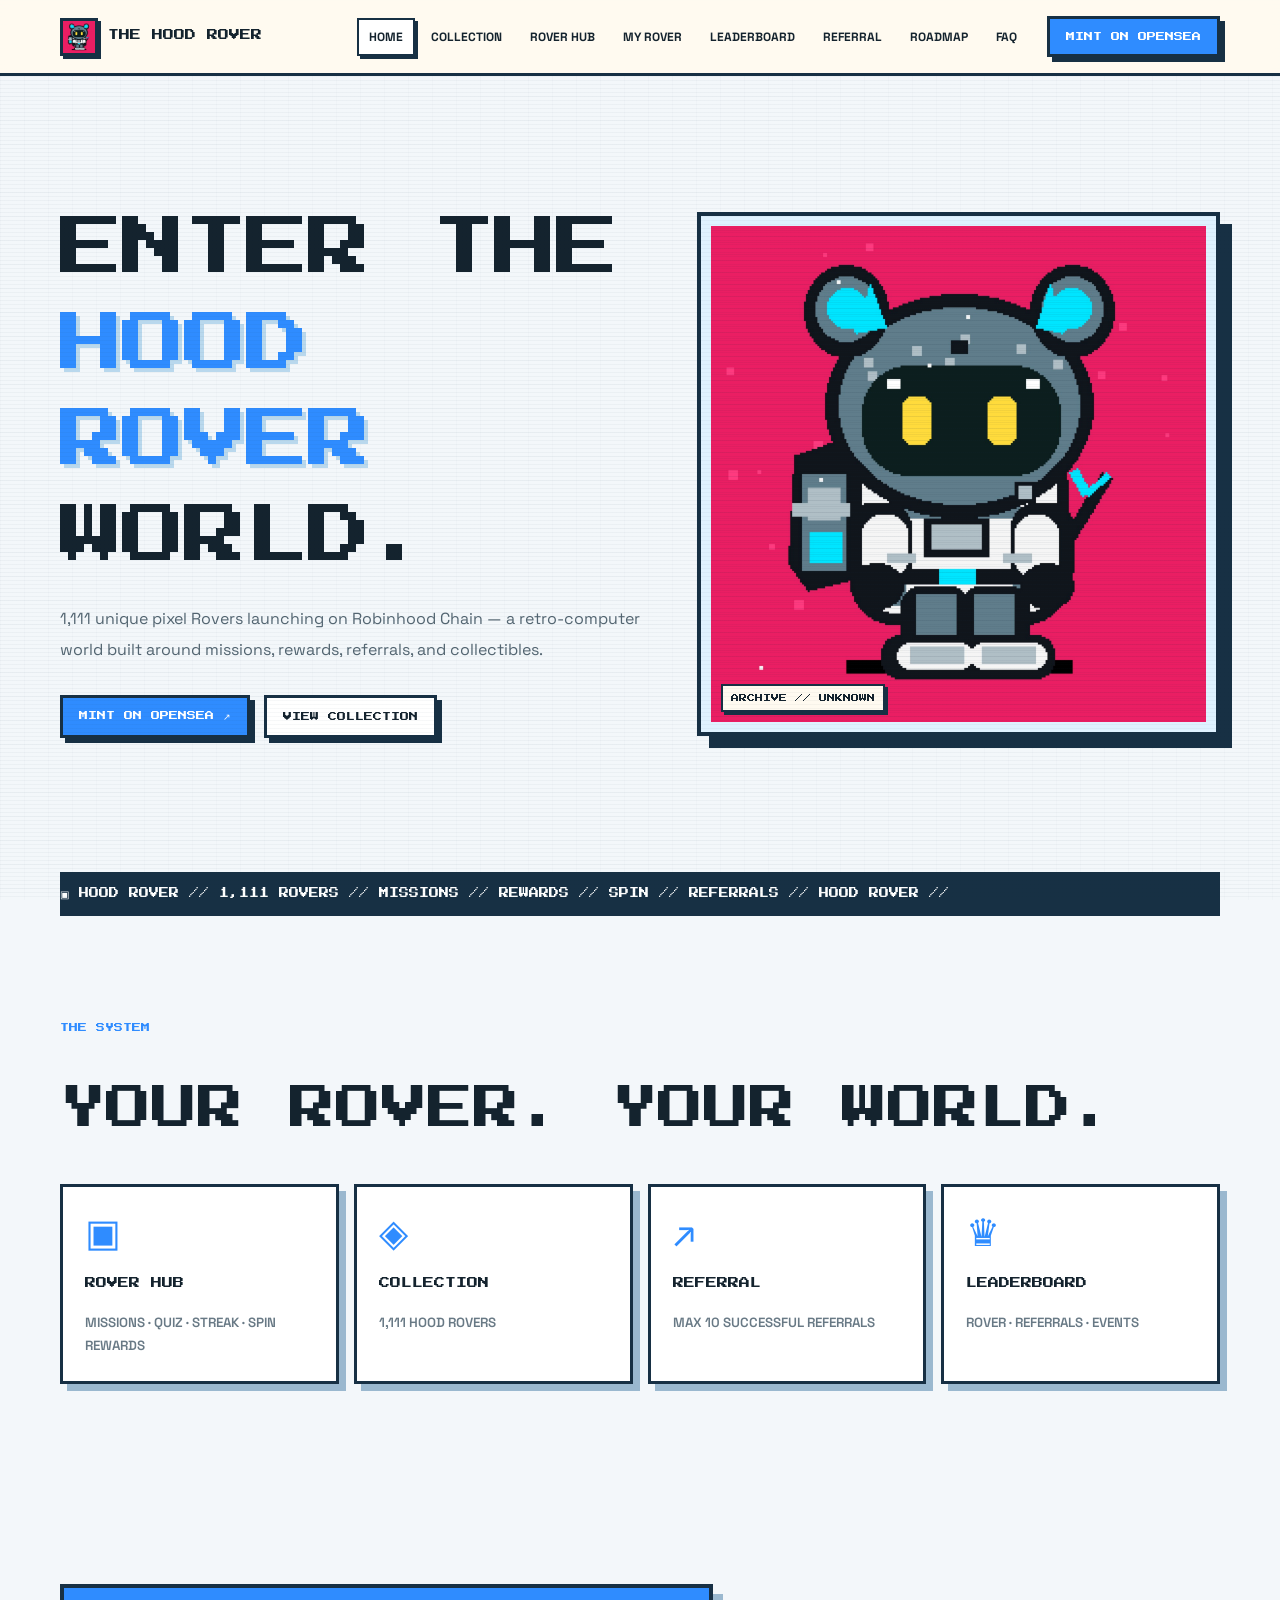
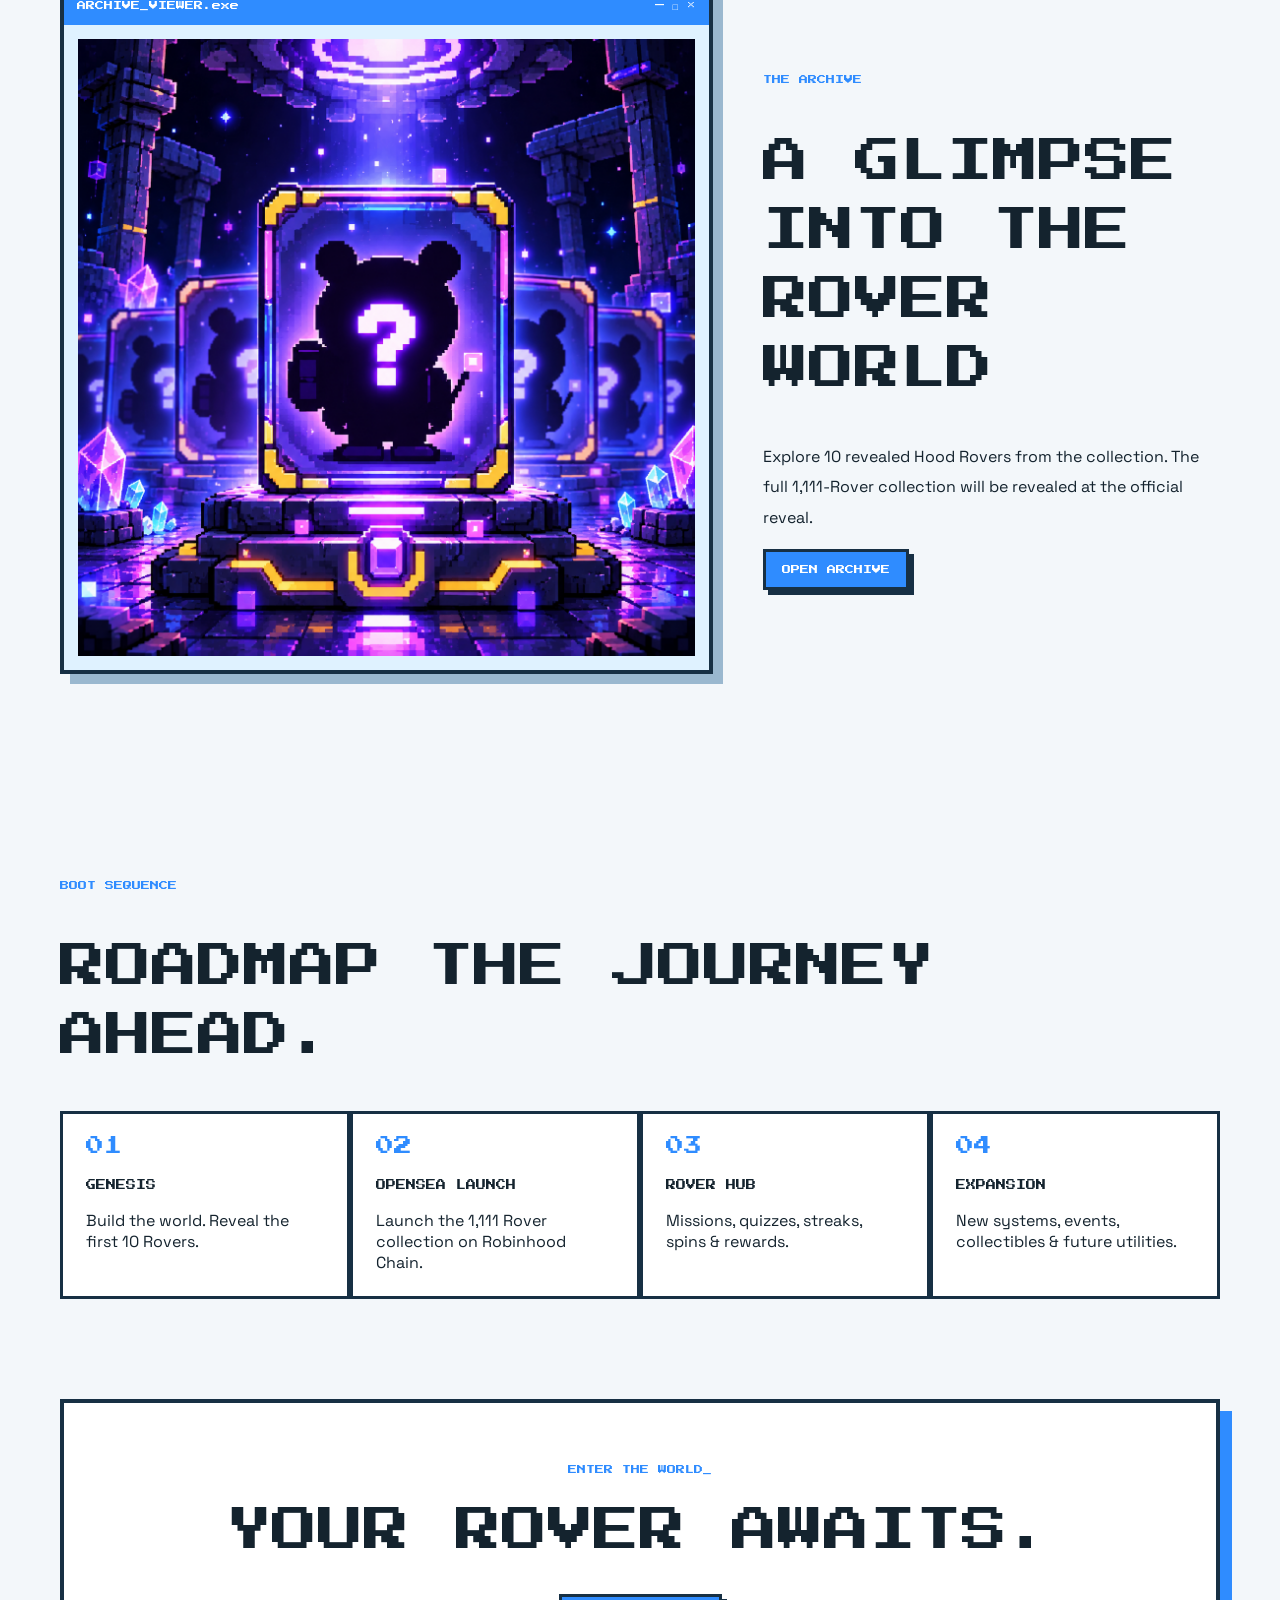
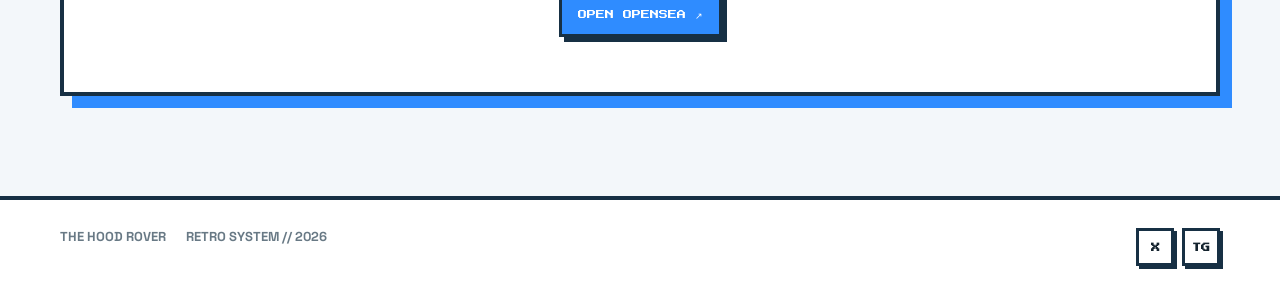
<file: index.html>
<!DOCTYPE html>
<html lang="en">
<head>
<meta charset="UTF-8">
<meta name="viewport" content="width=device-width, initial-scale=1.0">

<meta name="description" content="The Hood Rover — 1,111 pixel Rovers, missions, rewards, referrals and collectibles.">

<title>The Hood Rover</title>

<style>

@import url('https://fonts.googleapis.com/css2?family=Press+Start+2P&family=Space+Grotesk:wght@400;500;600;700&display=swap');

:root{
  --ink:#14232e;
  --line:#173044;
  --blue:#2f8cff;
  --cyan:#16c8e8;
  --yellow:#ffd84d;
  --cream:#fffaf0;
  --paper:#f3f7fa;
  --white:#fff;
  --muted:#687985;
  --green:#42c98b;
  --orange:#ff9d42;
}

*{
  box-sizing:border-box;
}

html{
  scroll-behavior:smooth;
}

body{
  margin:0;
  background:var(--paper);
  color:var(--ink);
  font-family:"Space Grotesk",sans-serif;
  overflow-x:hidden;
}


/* =========================================================
   PIXEL GRID
========================================================= */

body:before{
  content:"";
  position:fixed;
  inset:0;
  pointer-events:none;
  opacity:.12;
  background-image:
    linear-gradient(rgba(20,50,70,.15) 1px,transparent 1px),
    linear-gradient(90deg,rgba(20,50,70,.15) 1px,transparent 1px);
  background-size:24px 24px;
  z-index:-2;
}


/* =========================================================
   CRT SCANLINES
========================================================= */

body:after{
  content:"";
  position:fixed;
  inset:0;
  pointer-events:none;
  background:repeating-linear-gradient(
    0deg,
    transparent 0 3px,
    rgba(25,55,75,.035) 3px 4px
  );
  z-index:20;
}

a{
  color:inherit;
  text-decoration:none;
}

.wrap{
  width:min(1160px,calc(100% - 32px));
  margin:auto;
}


/* =========================================================
   ROVER HUB MASTER HEADER
========================================================= */

header{
  position:sticky;
  top:0;
  z-index:30;
  min-height:76px;
  display:flex;
  align-items:center;
  gap:18px;
  padding:10px max(16px,calc((100% - 1160px)/2));
  background:rgba(255,250,240,.95);
  backdrop-filter:blur(12px);
  border-bottom:3px solid var(--line);
}

.brand{
  display:flex;
  align-items:center;
  gap:10px;
  font-family:"Press Start 2P";
  font-size:11px;
  line-height:1.5;
  white-space:nowrap;
}

.mark{
  width:38px;
  height:38px;
  display:block;
  overflow:hidden;
  background:var(--blue);
  border:3px solid var(--line);
  box-shadow:3px 3px 0 var(--line);
}

.mark img{
  width:100%;
  height:100%;
  display:block;
  object-fit:cover;
}

nav{
  margin-left:auto;
  display:flex;
  align-items:center;
  gap:4px;
}

nav a{
  padding:9px 10px;
  border:2px solid transparent;
  font-size:12px;
  font-weight:800;
}

nav a:hover,
nav a.active{
  background:#fff;
  border-color:var(--line);
  box-shadow:3px 3px 0 var(--line);
}

.menu{
  display:none;
  margin-left:auto;
  background:#fff;
  border:3px solid var(--line);
  padding:9px 12px;
  cursor:pointer;
  font-size:18px;
}


/* =========================================================
   MASTER BUTTON
========================================================= */

.btn{
  display:inline-flex;
  justify-content:center;
  align-items:center;
  gap:8px;
  border:3px solid var(--line);
  background:var(--blue);
  color:#fff;
  padding:13px 16px;
  font-family:"Press Start 2P";
  font-size:9px;
  box-shadow:5px 5px 0 var(--line);
  cursor:pointer;
  transition:.15s ease;
}

.btn:hover{
  transform:translate(2px,2px);
  box-shadow:3px 3px 0 var(--line);
}

.btn.secondary{
  background:#fff;
  color:var(--ink);
}

.btn.yellow{
  background:var(--yellow);
  color:var(--ink);
}


/* =========================================================
   MAIN
========================================================= */

main{
  width:min(1160px,calc(100% - 32px));
  margin:auto;
}


/* =========================================================
   HERO
========================================================= */

.hero{
  min-height:calc(100vh - 104px);
  display:grid;
  grid-template-columns:1fr .9fr;
  gap:55px;
  align-items:center;
  padding:80px 0;
}

.eyebrow{
  display:inline-block;
  color:var(--blue);
  font:9px "Press Start 2P";
  line-height:1.7;
}

h1,
h2{
  font-family:"Press Start 2P";
  font-weight:400;
  line-height:1.5;
}

h1{
  font-size:clamp(30px,5vw,66px);
  margin:20px 0;
  letter-spacing:-2px;
}

h1 span{
  color:var(--blue);
  text-shadow:4px 4px #b9d8ed;
}

h2{
  font-size:clamp(24px,4vw,46px);
}

p{
  line-height:1.9;
}

.hero p{
  font-size:16px;
  max-width:680px;
  color:#536571;
}

.actions{
  display:flex;
  gap:14px;
  flex-wrap:wrap;
  margin:30px 0;
}


/* =========================================================
   HERO IMAGE
========================================================= */

.art{
  position:relative;
  background:#dff2ff;
  border:4px solid var(--line);
  padding:10px;
  box-shadow:12px 12px 0 var(--line);
  overflow:hidden;
  animation:floatRover 4s ease-in-out infinite;
}

.art img{
  display:block;
  width:100%;
  aspect-ratio:1/1;
  object-fit:cover;
}

.art:after{
  content:"";
  position:absolute;
  inset:10px;
  pointer-events:none;
  background:repeating-linear-gradient(
    0deg,
    transparent 0 5px,
    rgba(20,34,53,.05) 5px 6px
  );
}

.tag{
  position:absolute;
  left:20px;
  bottom:20px;
  z-index:2;
  background:var(--cream);
  border:2px solid var(--line);
  padding:8px;
  font:8px "Press Start 2P";
  box-shadow:3px 3px 0 var(--line);
}

@keyframes floatRover{
  0%,100%{
    transform:translateY(0);
  }

  50%{
    transform:translateY(-7px);
  }
}


/* =========================================================
   TICKER
========================================================= */

.ticker{
  width:100%;
  background:var(--line);
  color:#fff;
  border-top:3px solid var(--line);
  border-bottom:3px solid var(--line);
  padding:13px 0;
  overflow:hidden;
  white-space:nowrap;
  font:10px "Press Start 2P";
}

.ticker span{
  display:inline-block;
  animation:marquee 20s linear infinite;
}

@keyframes marquee{
  from{
    transform:translateX(100%);
  }

  to{
    transform:translateX(-100%);
  }
}


/* =========================================================
   SECTIONS
========================================================= */

.section{
  padding:100px 0;
}

.grid{
  display:grid;
  grid-template-columns:repeat(4,1fr);
  gap:15px;
  margin-top:40px;
}

.card{
  display:block;
  min-height:200px;
  padding:22px;
  background:#fff;
  border:3px solid var(--line);
  box-shadow:7px 7px 0 #9ab8cf;
  color:var(--ink);
  text-decoration:none;
  transition:.2s;
}

.card:hover{
  transform:translateY(-7px);
  box-shadow:10px 13px 0 var(--blue);
}

.icon{
  display:block;
  color:var(--blue);
  font-size:38px;
}

.card b{
  display:block;
  margin:18px 0;
  font:11px "Press Start 2P";
  line-height:1.6;
}

.card small{
  color:var(--muted);
  line-height:1.7;
  font-weight:600;
}


/* =========================================================
   ARCHIVE
========================================================= */

.preview{
  display:grid;
  grid-template-columns:1fr .7fr;
  gap:50px;
  align-items:center;
}

.window{
  background:#fff;
  border:4px solid var(--line);
  box-shadow:10px 10px 0 #9ab8cf;
}

.bar{
  display:flex;
  justify-content:space-between;
  background:var(--blue);
  color:#fff;
  padding:13px;
  font:9px "Press Start 2P";
}

.window img{
  display:block;
  width:100%;
  aspect-ratio:1/1;
  object-fit:cover;
  padding:14px;
  background:#dff2ff;
}


/* =========================================================
   ROADMAP
========================================================= */

.timeline{
  display:grid;
  grid-template-columns:repeat(4,1fr);
  margin-top:40px;
}

.step{
  min-height:150px;
  padding:23px;
  background:#fff;
  border:3px solid var(--line);
}

.step strong{
  color:var(--blue);
  font:18px "Press Start 2P";
}

.step b{
  display:block;
  margin:17px 0;
  font:10px "Press Start 2P";
  line-height:1.6;
}


/* =========================================================
   CTA
========================================================= */

.cta{
  margin-bottom:100px;
  padding:55px;
  background:#fff;
  border:4px solid var(--line);
  box-shadow:12px 12px 0 var(--blue);
  text-align:center;
}

.cta h2{
  margin:18px 0 28px;
}


/* =========================================================
   MASTER FOOTER
========================================================= */

footer{
  border-top:4px solid var(--line);
  background:#fff;
  padding:28px 0 40px;
}

.footer{
  display:flex;
  justify-content:space-between;
  gap:20px;
  color:var(--muted);
  font-size:13px;
  font-weight:700;
}
  .socials{
  display:flex;
  align-items:center;
  gap:8px;
  margin-left:auto;
}

.socials a{
  width:38px;
  height:38px;
  display:grid;
  place-items:center;
  background:#fff;
  color:var(--ink);
  border:3px solid var(--line);
  box-shadow:3px 3px 0 var(--line);
  font-family:"Press Start 2P";
  font-size:9px;
  transition:.15s ease;
}

.socials a:hover{
  background:var(--blue);
  color:#fff;
  transform:translate(2px,2px);
  box-shadow:1px 1px 0 var(--line);
}


/* =========================================================
   REVEAL ANIMATION
========================================================= */

.reveal{
  opacity:0;
  transform:translateY(25px);
}

.reveal.visible{
  opacity:1;
  transform:translateY(0);
  transition:
    opacity .7s ease,
    transform .7s ease;
}


/* =========================================================
   TABLET
========================================================= */

@media(max-width:1000px){

  header{
    padding-left:16px;
    padding-right:16px;
  }

  nav{
    display:none;
    position:absolute;
    top:76px;
    left:16px;
    right:16px;
    padding:8px;
    background:#fff;
    border:3px solid var(--line);
    box-shadow:5px 5px 0 var(--line);
    flex-direction:column;
    align-items:stretch;
  }

  nav.open{
    display:flex;
  }

  nav a{
    padding:13px;
  }

  header>.btn{
    display:none;
  }

  .menu{
    display:block;
  }

  .grid{
    grid-template-columns:repeat(2,1fr);
  }

  .hero{
    grid-template-columns:1fr;
  }

  .preview{
    grid-template-columns:1fr;
  }

  .timeline{
    grid-template-columns:repeat(2,1fr);
  }
}


/* =========================================================
   MOBILE
========================================================= */

@media(max-width:620px){

  .wrap{
    width:calc(100% - 20px);
  }

  main{
    width:calc(100% - 20px);
  }

  .brand{
    font-size:9px;
  }

  .mark{
    width:34px;
    height:34px;
  }

  .hero{
    min-height:auto;
    padding:55px 0 65px;
  }

  h1{
    font-size:29px;
  }

  .hero p{
    font-size:15px;
  }

  .actions{
    flex-direction:column;
  }

  .actions .btn{
    width:100%;
  }

  .section{
    padding:70px 0;
  }

  .grid{
    grid-template-columns:1fr;
  }

  .timeline{
    grid-template-columns:1fr;
  }

  .preview{
    gap:35px;
  }

  .cta{
    margin-bottom:70px;
    padding:35px 20px;
  }

  .cta .btn{
    width:100%;
  }

  .footer{
    display:block;
  }

  .footer div+div{
    margin-top:10px;
  }

  .socials{
    margin-top:16px;
    margin-left:0;
  }
  
}


/* =========================================================
   MINT COMING SOON MODAL
========================================================= */

.mint-modal{
  position:fixed;
  inset:0;
  z-index:100;
  display:none;
  align-items:center;
  justify-content:center;
  padding:20px;
}

.mint-modal.open{
  display:flex;
}

.mint-backdrop{
  position:absolute;
  inset:0;
  background:rgba(20,35,46,.68);
  backdrop-filter:blur(8px);
  animation:mintFade .25s ease forwards;
}

.mint-window{
  position:relative;
  z-index:2;
  width:min(500px,100%);
  background:#fff;
  border:4px solid var(--line);
  box-shadow:14px 14px 0 var(--blue);
  animation:mintOpen .45s cubic-bezier(.2,.8,.2,1) forwards;
  overflow:hidden;
}

.mint-window-bar{
  height:48px;
  display:flex;
  align-items:center;
  justify-content:space-between;
  padding:0 15px;
  background:var(--blue);
  color:#fff;
  border-bottom:3px solid var(--line);
  font:9px "Press Start 2P";
}

.mint-close{
  position:absolute;
  top:7px;
  right:9px;
  z-index:5;
  width:32px;
  height:32px;
  border:3px solid var(--line);
  background:var(--yellow);
  color:var(--ink);
  font-size:22px;
  line-height:1;
  cursor:pointer;
  box-shadow:3px 3px 0 var(--line);
}

.mint-close:hover{
  transform:translate(2px,2px);
  box-shadow:1px 1px 0 var(--line);
}

.mint-content{
  position:relative;
  padding:42px 32px 36px;
  text-align:center;
  background:
    linear-gradient(rgba(47,140,255,.035) 1px,transparent 1px),
    linear-gradient(90deg,rgba(47,140,255,.035) 1px,transparent 1px),
    #fff;
  background-size:20px 20px;
}

.mint-icon{
  width:68px;
  height:68px;
  margin:0 auto 22px;
  overflow:hidden;
  background:var(--blue);
  border:4px solid var(--line);
  box-shadow:6px 6px 0 var(--line);
  animation:mintFloat 2s ease-in-out infinite;
}

.mint-icon img{
  width:100%;
  height:100%;
  display:block;
  object-fit:cover;
}

.mint-status{
  display:inline-block;
  padding:7px 10px;
  border:2px solid var(--line);
  background:#e9f8ff;
  color:var(--blue);
  font:8px "Press Start 2P";
  animation:statusBlink 1.4s steps(2) infinite;
}

.mint-content h2{
  margin:22px 0 15px;
  font:28px/1.5 "Press Start 2P";
  color:var(--ink);
}

.mint-content h2 span{
  color:var(--blue);
  text-shadow:3px 3px #b9d8ed;
}

.mint-content p{
  max-width:390px;
  margin:0 auto 25px;
  color:var(--muted);
  font-size:15px;
  line-height:1.8;
}

.mint-loading{
  display:flex;
  justify-content:center;
  gap:6px;
  margin:20px 0;
}

.mint-loading span{
  width:12px;
  height:12px;
  background:var(--blue);
  border:2px solid var(--line);
  opacity:.25;
  animation:pixelLoad 1.2s steps(1) infinite;
}

.mint-loading span:nth-child(2){animation-delay:.15s}
.mint-loading span:nth-child(3){animation-delay:.30s}
.mint-loading span:nth-child(4){animation-delay:.45s}
.mint-loading span:nth-child(5){animation-delay:.60s}
.mint-loading span:nth-child(6){animation-delay:.75s}
.mint-loading span:nth-child(7){animation-delay:.90s}
.mint-loading span:nth-child(8){animation-delay:1.05s}

.mint-message{
  margin:8px 0 25px;
  color:var(--muted);
  font:8px "Press Start 2P";
}

.mint-ok{
  min-width:150px;
}

@keyframes mintFade{
  from{opacity:0}
  to{opacity:1}
}

@keyframes mintOpen{
  0%{
    opacity:0;
    transform:translateY(25px) scale(.92);
  }

  70%{
    transform:translateY(-4px) scale(1.01);
  }

  100%{
    opacity:1;
    transform:translateY(0) scale(1);
  }
}

@keyframes mintFloat{
  0%,100%{
    transform:translateY(0);
  }

  50%{
    transform:translateY(-5px);
  }
}

@keyframes statusBlink{
  50%{
    opacity:.55;
  }
}

@keyframes pixelLoad{
  0%,100%{
    opacity:.2;
    transform:translateY(0);
  }

  50%{
    opacity:1;
    transform:translateY(-5px);
  }
}

@media(max-width:620px){

  .mint-window{
    box-shadow:8px 8px 0 var(--blue);
  }

  .mint-content{
    padding:35px 20px 28px;
  }

  .mint-content h2{
    font-size:23px;
  }

  .mint-content p{
    font-size:14px;
  }

}

</style>
</head>


<body>


<!-- =========================================================
     ROVER HUB MASTER HEADER
========================================================= -->

<header>

 <a class="brand" href="./">
  <span class="mark">
    <img src="./assets/rovers/rover-01.png" alt="Hood Rover">
  </span>
  THE HOOD ROVER
</a>

  <button class="menu" id="menu">
    ☰
  </button>

  <nav id="nav">

    <a class="active" href="./">
      HOME
    </a>

    <a href="./collection/">
      COLLECTION
    </a>

    <a href="./rover/">
      ROVER HUB
    </a>

    <a href="./my-rover/">
      MY ROVER
    </a>

    <a href="./leaderboard/">
      LEADERBOARD
    </a>

    <a href="./referral/">
      REFERRAL
    </a>

    <a href="./roadmap/">
      ROADMAP
    </a>

    <a href="./faq/">
      FAQ
    </a>

  </nav>

  <a class="btn" href="https://opensea.io/collection/the-hood-rover/overview" target="_blank" rel="noopener noreferrer" id="mintTop">
    MINT ON OPENSEA
  </a>

</header>


<main>


<!-- =========================================================
     HERO
========================================================= -->

<section class="hero">

  <div class="reveal">

    <h1>
      ENTER THE<br>
      <span>HOOD ROVER</span><br>
      WORLD.
    </h1>

    <p>
      1,111 unique pixel Rovers launching on Robinhood Chain — a retro-computer world built around missions, rewards, referrals, and collectibles.
    </p>

    <div class="actions">

      <a class="btn" href="https://opensea.io/collection/the-hood-rover/overview" target="_blank" rel="noopener noreferrer" id="mintHero">
        MINT ON OPENSEA ↗
      </a>

      <a class="btn secondary" href="./collection/">
        VIEW COLLECTION
      </a>

    </div>

  </div>


  <div class="art reveal">

    <img
  src="./assets/rovers/rover-01.png"
  alt="The Hood Rover"
>

    <span class="tag">
      ARCHIVE // UNKNOWN
    </span>

  </div>

</section>


<!-- =========================================================
     TICKER
========================================================= -->

<div class="ticker">

  <span>
    ▣ HOOD ROVER // 1,111 ROVERS //
    MISSIONS // REWARDS // SPIN //
    REFERRALS // HOOD ROVER //
  </span>

</div>


<!-- =========================================================
     SYSTEM
========================================================= -->

<section class="section">

  <span class="eyebrow">
    THE SYSTEM
  </span>

  <h2>
    YOUR ROVER. YOUR WORLD.
  </h2>


  <div class="grid">


    <a class="card reveal" href="./rover/">

      <span class="icon">▣</span>

      <b>
        ROVER HUB
      </b>

      <small>
        MISSIONS · QUIZ · STREAK ·
        SPIN REWARDS
      </small>

    </a>


    <a class="card reveal" href="./collection/">

      <span class="icon">◈</span>

      <b>
        COLLECTION
      </b>

      <small>
        1,111 HOOD ROVERS
      </small>

    </a>


    <a class="card reveal" href="./referral/">

      <span class="icon">↗</span>

      <b>
        REFERRAL
      </b>

      <small>
        MAX 10 SUCCESSFUL REFERRALS
      </small>

    </a>


    <a class="card reveal" href="./leaderboard/">

      <span class="icon">♛</span>

      <b>
        LEADERBOARD
      </b>

      <small>
        ROVER · REFERRALS · EVENTS
      </small>

    </a>


  </div>

</section>


<!-- =========================================================
     ARCHIVE
========================================================= -->

<section class="section">

  <div class="preview">


    <div class="window reveal">

      <div class="bar">

        <span>
          ARCHIVE_VIEWER.exe
        </span>

        <span>
          — □ ×
        </span>

      </div>

      <img
        src="./assets/pre-reveal.png"
        alt="Hood Rover pre-reveal archive"
      >

    </div>


    <div class="reveal">

      <span class="eyebrow">
        THE ARCHIVE
      </span>

      <h2>
        A GLIMPSE INTO THE ROVER WORLD
      </h2>

      <p>
        Explore 10 revealed Hood Rovers from the collection. The full 1,111-Rover collection will be revealed at the official reveal.
      </p>

      <a class="btn" href="./collection/">
        OPEN ARCHIVE
      </a>

    </div>


  </div>

</section>


<!-- =========================================================
     ROADMAP
========================================================= -->

<section class="section">

  <span class="eyebrow">
    BOOT SEQUENCE
  </span>

  <h2>
    ROADMAP
    THE JOURNEY AHEAD.
  </h2>


  <div class="timeline">


    <div class="step reveal">

      <strong>
        01
      </strong>

      <b>
        GENESIS
      </b>

      <span>
        Build the world. Reveal the first 10 Rovers.
      </span>

    </div>


    <div class="step reveal">

      <strong>
        02
      </strong>

      <b>
        OPENSEA LAUNCH
      </b>

      <span>
        Launch the 1,111 Rover collection on Robinhood Chain.
      </span>

    </div>


    <div class="step reveal">

      <strong>
        03
      </strong>

      <b>
        ROVER HUB
      </b>

      <span>
        Missions, quizzes, streaks, spins & rewards.
      </span>

    </div>


    <div class="step reveal">

      <strong>
        04
      </strong>

      <b>
        EXPANSION
      </b>

      <span>
        New systems, events, collectibles & future utilities.
      </span>

    </div>


  </div>

</section>


<!-- =========================================================
     CTA
========================================================= -->

<section class="cta reveal">

  <span class="eyebrow">
    ENTER THE WORLD_
  </span>

  <h2>
    YOUR ROVER AWAITS.
  </h2>

<a class="btn" href="https://opensea.io/collection/the-hood-rover/overview" target="_blank" rel="noopener noreferrer" id="mintBottom">
    OPEN OPENSEA ↗
  </a>

</section>


</main>


<!-- =========================================================
     ROVER HUB MASTER FOOTER
========================================================= -->

<footer>

  <div class="wrap footer">

    <div>
      <b>THE HOOD ROVER</b>
    </div>

    <div>
      RETRO SYSTEM // 2026
    </div>
    
    <div class="socials">
  <a href="https://x.com/thehoodrover" target="_blank" rel="noopener noreferrer" aria-label="The Hood Rover on X">
    X
  </a>

  <a href="https://t.me/thehoodrover" target="_blank" rel="noopener noreferrer" aria-label="The Hood Rover on Telegram">
    TG
  </a>
</div>
    
  </div>

</footer>


<!-- =========================================================
     MINT COMING SOON MODAL
========================================================= -->

<div class="mint-modal" id="mintModal">

  <div class="mint-backdrop"></div>

  <div class="mint-window">

    <button class="mint-close" id="mintClose" type="button">
      ×
    </button>

    <div class="mint-window-bar">
      <span>OPEN_SEA.exe</span>
      <span>● ● ●</span>
    </div>

    <div class="mint-content">

      <div class="mint-icon">
  <img src="./assets/rovers/rover-02.png" alt="Hood Rover">
      </div>

      <span class="mint-status">
        CONNECTION_PENDING
      </span>

      <h2>
        COMING<br>
        <span>SOON.</span>
      </h2>

      <p>
        The Hood Rover collection is preparing
        for its OpenSea launch on Robinhood Chain.
      </p>

      <div class="mint-loading">
        <span></span>
        <span></span>
        <span></span>
        <span></span>
        <span></span>
        <span></span>
        <span></span>
        <span></span>
      </div>

      <div class="mint-message">
        MINT SYSTEM // STANDBY_
      </div>

      <button class="btn mint-ok" id="mintOk" type="button">
        GOT IT
      </button>

    </div>

  </div>

</div>


<script>

/* =========================================================
   MINT MODAL
========================================================= */

const mintModal = document.getElementById("mintModal");
const mintClose = document.getElementById("mintClose");
const mintOk = document.getElementById("mintOk");
const mintBackdrop = document.querySelector(".mint-backdrop");

function openMintModal(){

  mintModal.classList.add("open");

  document.body.style.overflow = "hidden";

}

function closeMintModal(){

  mintModal.classList.remove("open");

  document.body.style.overflow = "";

}


/* =========================================================
   MINT BUTTONS
========================================================= */


/* =========================================================
   CLOSE MODAL
========================================================= */

mintClose.addEventListener("click", closeMintModal);

mintOk.addEventListener("click", closeMintModal);

mintBackdrop.addEventListener("click", closeMintModal);


/* =========================================================
   ESC KEY
========================================================= */

document.addEventListener("keydown", function(event){

  if(event.key === "Escape"){

    closeMintModal();

  }

});


/* =========================================================
   MASTER MOBILE MENU
========================================================= */

const menu = document.getElementById("menu");
const nav = document.getElementById("nav");

menu.addEventListener("click", () => {

  nav.classList.toggle("open");

});


/* =========================================================
   SCROLL REVEAL
========================================================= */

const observer = new IntersectionObserver(

  entries => {

    entries.forEach(entry => {

      if(entry.isIntersecting){

        entry.target.classList.add("visible");

        observer.unobserve(entry.target);

      }

    });

  },

  {
    threshold:.12
  }

);


document
  .querySelectorAll(".reveal")
  .forEach(element => observer.observe(element));

</script>

</body>
</html>
</file>
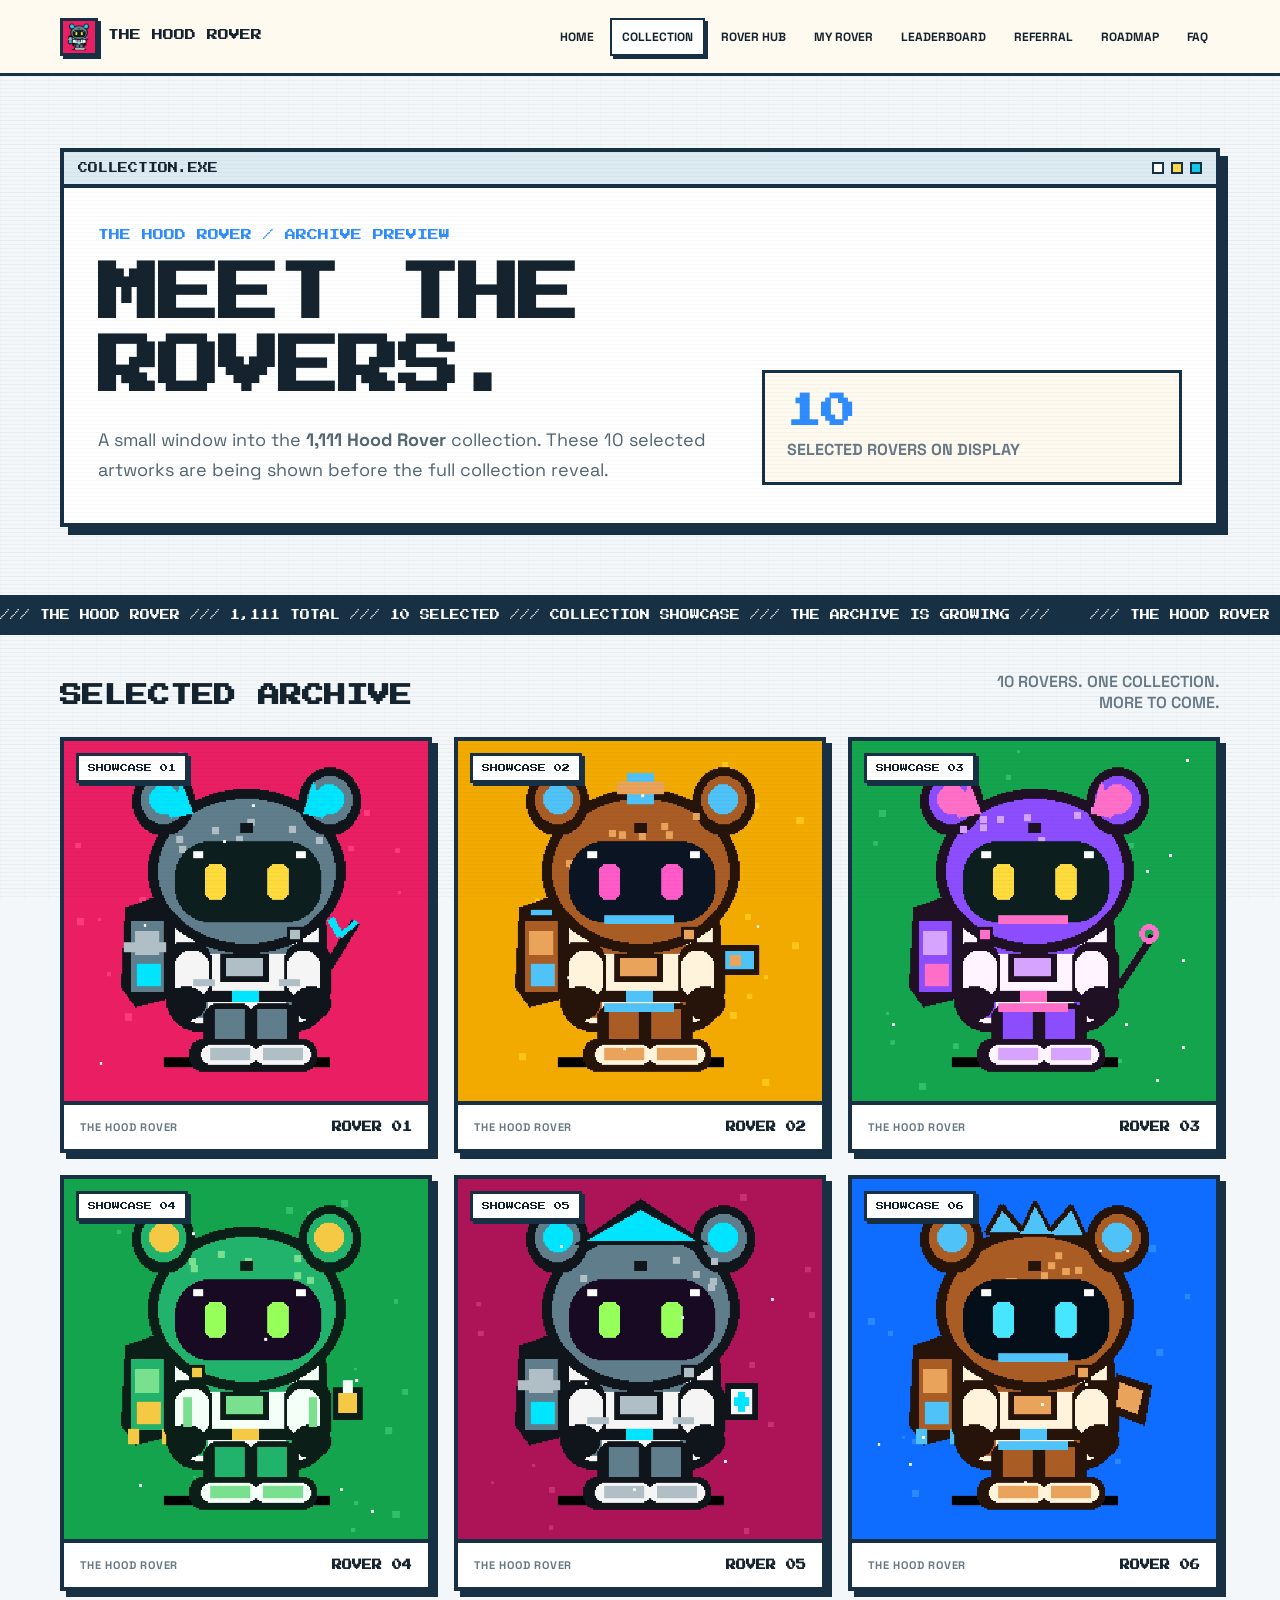
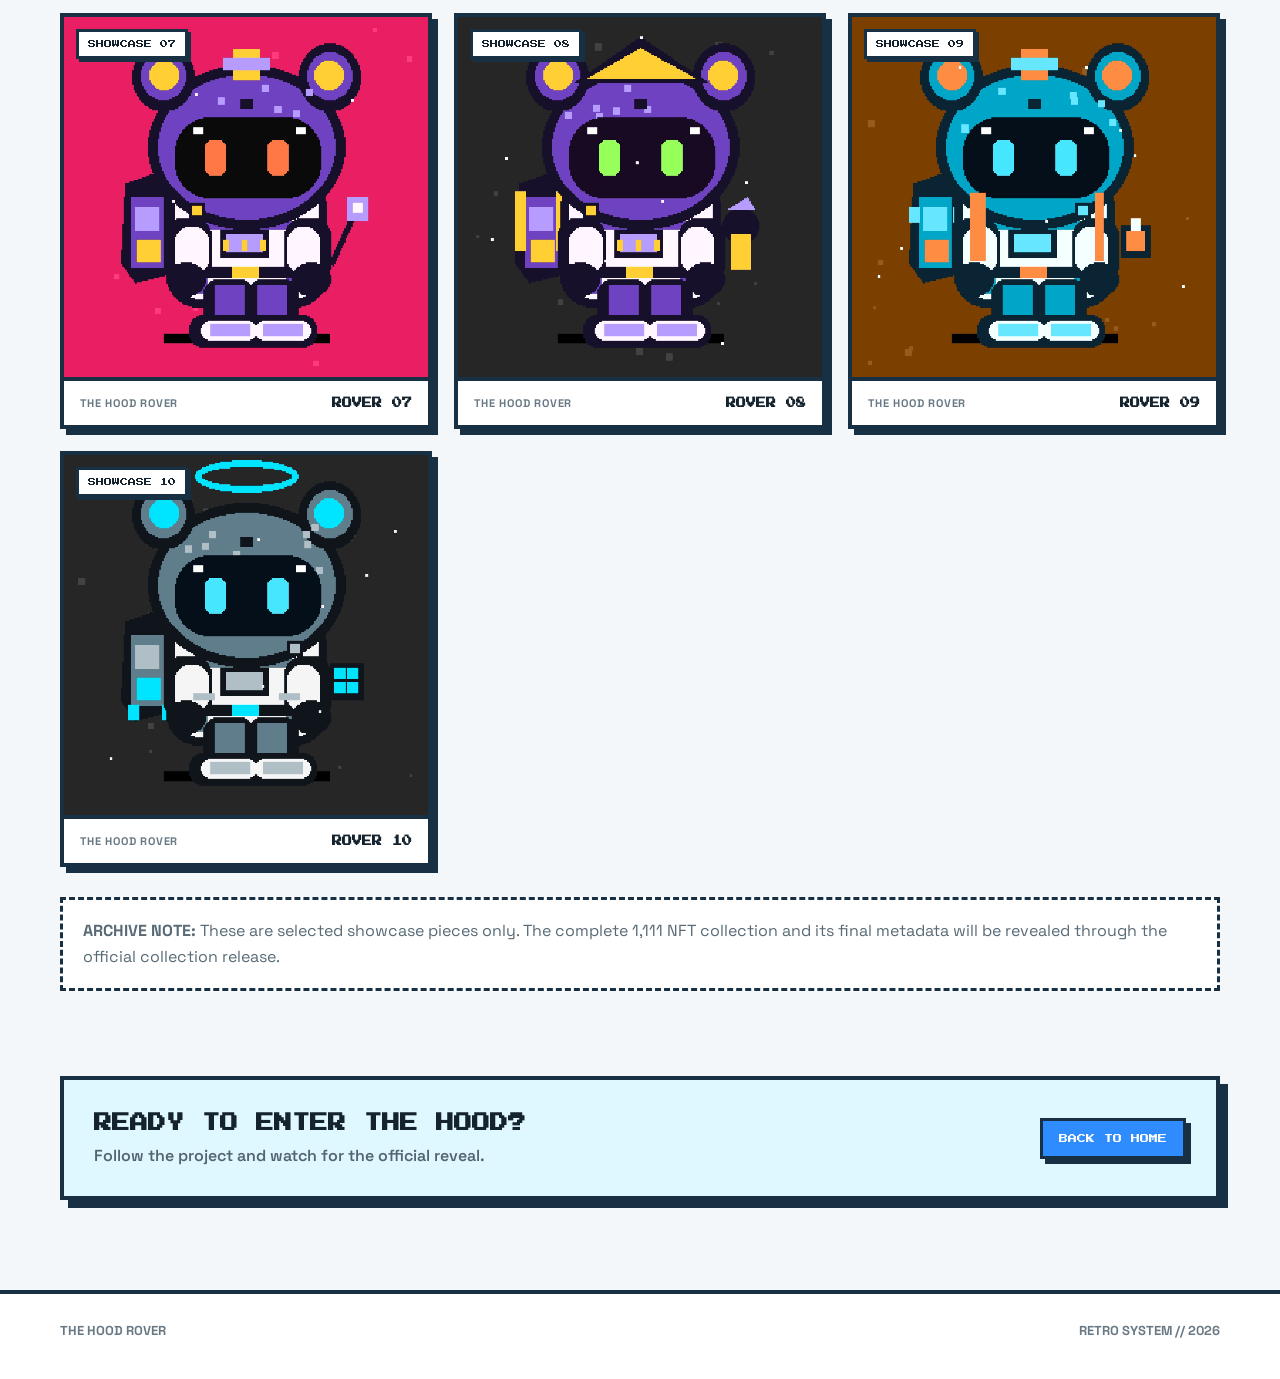
<file: collection/index.html>
<!doctype html>
<html lang="en">
<head>
<meta charset="utf-8">
<meta name="viewport" content="width=device-width,initial-scale=1">

<title>Collection — The Hood Rover</title>
<meta name="description" content="The Hood Rover — 10 selected Rovers from the 1,111 NFT collection.">

<style>
@import url('https://fonts.googleapis.com/css2?family=Press+Start+2P&family=Space+Grotesk:wght@400;500;600;700&display=swap');

:root{
  --ink:#14232e;
  --line:#173044;
  --blue:#2f8cff;
  --cyan:#16c8e8;
  --yellow:#ffd84d;
  --cream:#fffaf0;
  --paper:#f3f7fa;
  --white:#fff;
  --muted:#687985;
  --green:#42c98b;
  --orange:#ff9d42;
}

*{
  box-sizing:border-box;
}

html{
  scroll-behavior:smooth;
}

body{
  margin:0;
  background:var(--paper);
  color:var(--ink);
  font-family:"Space Grotesk",sans-serif;
  overflow-x:hidden;
}

/* PIXEL GRID */

body:before{
  content:"";
  position:fixed;
  inset:0;
  pointer-events:none;
  opacity:.12;
  background-image:
    linear-gradient(rgba(20,50,70,.15) 1px,transparent 1px),
    linear-gradient(90deg,rgba(20,50,70,.15) 1px,transparent 1px);
  background-size:24px 24px;
  z-index:-2;
}

/* CRT SCANLINES */

body:after{
  content:"";
  position:fixed;
  inset:0;
  pointer-events:none;
  background:repeating-linear-gradient(
    0deg,
    transparent 0 3px,
    rgba(25,55,75,.035) 3px 4px
  );
  z-index:20;
}

a{
  color:inherit;
  text-decoration:none;
}

.wrap{
  width:min(1160px,calc(100% - 32px));
  margin:auto;
}


/* =========================================================
   ROVER HUB MASTER HEADER
========================================================= */

header{
  position:sticky;
  top:0;
  z-index:30;
  min-height:76px;
  display:flex;
  align-items:center;
  gap:18px;
  padding:10px max(16px,calc((100% - 1160px)/2));
  background:rgba(255,250,240,.95);
  backdrop-filter:blur(12px);
  border-bottom:3px solid var(--line);
}

.brand{
  display:flex;
  align-items:center;
  gap:10px;
  font-family:"Press Start 2P";
  font-size:11px;
  line-height:1.5;
  white-space:nowrap;
}

.mark{
  width:38px;
  height:38px;
  display:block;
  overflow:hidden;
  background:var(--blue);
  border:3px solid var(--line);
  box-shadow:3px 3px 0 var(--line);
  flex-shrink:0;
}

.mark img{
  width:100%;
  height:100%;
  display:block;
  object-fit:cover;
}

nav{
  margin-left:auto;
  display:flex;
  align-items:center;
  gap:4px;
}

nav a{
  padding:9px 10px;
  border:2px solid transparent;
  font-size:12px;
  font-weight:800;
}

nav a:hover,
nav a.active{
  background:#fff;
  border-color:var(--line);
  box-shadow:3px 3px 0 var(--line);
}

.menu{
  display:none;
  margin-left:auto;
  background:#fff;
  border:3px solid var(--line);
  padding:9px 12px;
  cursor:pointer;
  font-size:18px;
}


/* =========================================================
   MASTER BUTTON
========================================================= */

.btn{
  display:inline-flex;
  justify-content:center;
  align-items:center;
  gap:8px;
  border:3px solid var(--line);
  background:var(--blue);
  color:#fff;
  padding:13px 16px;
  font-family:"Press Start 2P";
  font-size:9px;
  box-shadow:5px 5px 0 var(--line);
  cursor:pointer;
  transition:.15s ease;
}

.btn:hover{
  transform:translate(2px,2px);
  box-shadow:3px 3px 0 var(--line);
}

.btn.secondary{
  background:#fff;
  color:var(--ink);
}

.btn.yellow{
  background:var(--yellow);
  color:var(--ink);
}


/* =========================================================
   HERO
========================================================= */

.hero{
  padding:72px 0 38px;
}

.window{
  background:#fff;
  border:4px solid var(--line);
  box-shadow:8px 8px 0 var(--line);
}

.windowbar{
  display:flex;
  justify-content:space-between;
  align-items:center;
  background:#dceaf2;
  border-bottom:4px solid var(--line);
  padding:10px 14px;
  font-family:"Press Start 2P";
  font-size:10px;
}

.dots{
  display:flex;
  gap:7px;
}

.dot{
  width:12px;
  height:12px;
  border:2px solid var(--line);
  background:#fff;
}

.dot:nth-child(2){
  background:var(--yellow);
}

.dot:nth-child(3){
  background:var(--cyan);
}

.hero-inner{
  padding:42px 34px 38px;
  display:grid;
  grid-template-columns:1.2fr .8fr;
  gap:35px;
  align-items:end;
}

.kicker{
  font-family:"Press Start 2P";
  font-size:11px;
  color:var(--blue);
  margin-bottom:18px;
}

h1{
  font-family:"Press Start 2P";
  font-size:clamp(30px,5vw,62px);
  line-height:1.18;
  margin:0 0 20px;
  letter-spacing:-2px;
}

.hero p{
  font-size:18px;
  line-height:1.65;
  max-width:700px;
  margin:0;
  color:#536571;
}

.statbox{
  border:3px solid var(--line);
  background:var(--cream);
  padding:22px;
}

.statbox strong{
  display:block;
  font-family:"Press Start 2P";
  font-size:34px;
  margin-bottom:10px;
  color:var(--blue);
}

.statbox span{
  font-weight:800;
  color:var(--muted);
}


/* =========================================================
   TICKER
========================================================= */

.ticker{
  margin:30px 0 8px;
  overflow:hidden;
  border-top:3px solid var(--line);
  border-bottom:3px solid var(--line);
  background:#173044;
  color:#fff;
}

.ticker-track{
  width:max-content;
  display:flex;
  gap:40px;
  padding:12px 0;
  font-family:"Press Start 2P";
  font-size:10px;
  animation:marquee 20s linear infinite;
}

@keyframes marquee{
  to{
    transform:translateX(-50%);
  }
}


/* =========================================================
   COLLECTION
========================================================= */

.collection{
  padding:28px 0 85px;
}

.section-head{
  display:flex;
  justify-content:space-between;
  align-items:end;
  gap:20px;
  margin-bottom:24px;
}

.section-head h2{
  font-family:"Press Start 2P";
  font-size:22px;
  margin:0;
  line-height:1.5;
}

.section-head p{
  margin:0;
  color:var(--muted);
  font-weight:600;
  text-align:right;
}


/* NFT GRID */

.grid{
  display:grid;
  grid-template-columns:repeat(3,1fr);
  gap:22px;
}

.rover-card{
  background:#fff;
  border:4px solid var(--line);
  box-shadow:6px 6px 0 var(--line);
  transition:
    transform .22s ease,
    box-shadow .22s ease;
}

.rover-card:hover{
  transform:translate(-3px,-5px);
  box-shadow:10px 10px 0 var(--line);
}

.art{
  position:relative;
  aspect-ratio:1/1;
  background:#111;
  overflow:hidden;
  border-bottom:4px solid var(--line);
}

.art img{
  width:100%;
  height:100%;
  display:block;
  object-fit:cover;
  image-rendering:pixelated;
  transition:transform .35s ease;
}

.rover-card:hover img{
  transform:scale(1.035);
}

.card-index{
  position:absolute;
  top:12px;
  left:12px;
  background:#fff;
  border:3px solid var(--line);
  padding:8px 9px;
  font-family:"Press Start 2P";
  font-size:8px;
  box-shadow:3px 3px 0 var(--line);
}

.card-info{
  display:flex;
  justify-content:space-between;
  align-items:center;
  gap:12px;
  padding:15px 16px;
}

.card-info span{
  font-size:11px;
  font-weight:800;
  color:var(--muted);
  letter-spacing:.8px;
}

.card-info strong{
  font-family:"Press Start 2P";
  font-size:10px;
}


/* NOTE */

.note{
  margin-top:30px;
  background:#fff;
  border:3px dashed var(--line);
  padding:18px 20px;
  line-height:1.65;
  color:#586a76;
}


/* =========================================================
   CTA
========================================================= */

.cta{
  padding:0 0 90px;
}

.cta-box{
  background:#dff7ff;
  border:4px solid var(--line);
  box-shadow:8px 8px 0 var(--line);
  padding:30px;
  display:flex;
  justify-content:space-between;
  align-items:center;
  gap:25px;
}

.cta h3{
  font-family:"Press Start 2P";
  font-size:18px;
  line-height:1.5;
  margin:0 0 8px;
}

.cta p{
  margin:0;
  color:#536571;
  font-weight:600;
}


/* =========================================================
   MASTER FOOTER
========================================================= */

footer{
  border-top:4px solid var(--line);
  background:#fff;
  padding:28px 0 40px;
}

.footer{
  display:flex;
  justify-content:space-between;
  gap:20px;
  color:var(--muted);
  font-size:13px;
  font-weight:700;
}


/* =========================================================
   REVEAL ANIMATION
========================================================= */

.reveal{
  opacity:0;
  transform:translateY(18px);
}

.reveal.show{
  opacity:1;
  transform:none;
  transition:
    opacity .65s ease,
    transform .65s ease;
}


/* =========================================================
   ROVER HUB MASTER RESPONSIVE
========================================================= */

@media(max-width:1000px){

  header{
    padding-left:16px;
    padding-right:16px;
  }

  nav{
    display:none;
    position:absolute;
    top:76px;
    left:16px;
    right:16px;
    padding:8px;
    background:#fff;
    border:3px solid var(--line);
    box-shadow:5px 5px 0 var(--line);
    flex-direction:column;
    align-items:stretch;
  }

  nav.open{
    display:flex;
  }

  nav a{
    padding:13px;
  }

  header>.btn{
    display:none;
  }

  .menu{
    display:block;
  }

  .hero-inner{
    grid-template-columns:1fr;
  }

  .grid{
    grid-template-columns:repeat(2,1fr);
  }

  .cta-box{
    align-items:flex-start;
    flex-direction:column;
  }
}


/* =========================================================
   MASTER MOBILE
========================================================= */

@media(max-width:620px){

  .wrap{
    width:calc(100% - 20px);
  }

  .brand{
    font-size:9px;
  }

  .mark{
    width:34px;
    height:34px;
  }

  .hero{
    padding-top:38px;
  }

  .hero-inner{
    padding:28px 20px;
  }

  h1{
    font-size:29px;
  }

  .hero p{
    font-size:15px;
  }

  .section-head{
    display:block;
  }

  .section-head p{
    text-align:left;
    margin-top:10px;
  }

  .grid{
    grid-template-columns:1fr;
  }

  .footer{
    display:block;
  }

  .footer div+div{
    margin-top:10px;
  }
}
</style>
</head>

<body>


<!-- =========================================================
     ROVER HUB MASTER HEADER
========================================================= -->

<header>

  <a class="brand" href="../">
    <span class="mark">
  <img src="../assets/rovers/rover-01.png" alt="Hood Rover">
</span>
    THE HOOD ROVER
  </a>

  <button class="menu" id="menu">
    ☰
  </button>

  <nav id="nav">

    <a href="../">
      HOME
    </a>

    <a class="active" href="../collection/">
      COLLECTION
    </a>

    <a href="../rover/">
      ROVER HUB
    </a>

    <a href="../my-rover/">
      MY ROVER
    </a>

    <a href="../leaderboard/">
      LEADERBOARD
    </a>

    <a href="../referral/">
      REFERRAL
    </a>

    <a href="../roadmap/">
      ROADMAP
    </a>

    <a href="../faq/">
      FAQ
    </a>

  </nav>

</header>


<main>


<!-- =========================================================
     HERO
========================================================= -->

<section class="hero">

  <div class="wrap">

    <div class="window">

      <div class="windowbar">

        <span>
          COLLECTION.EXE
        </span>

        <span class="dots">
          <i class="dot"></i>
          <i class="dot"></i>
          <i class="dot"></i>
        </span>

      </div>


      <div class="hero-inner">

        <div>

          <div class="kicker">
            THE HOOD ROVER / ARCHIVE PREVIEW
          </div>

          <h1>
            MEET THE<br>
            ROVERS.
          </h1>

          <p>
            A small window into the
            <strong>1,111 Hood Rover</strong>
            collection.
            These 10 selected artworks are being shown
            before the full collection reveal.
          </p>

        </div>


        <div class="statbox">

          <strong>
            10
          </strong>

          <span>
            SELECTED ROVERS ON DISPLAY
          </span>

        </div>

      </div>

    </div>

  </div>

</section>


<!-- =========================================================
     TICKER
========================================================= -->

<div class="ticker">

  <div class="ticker-track">

    <span>
      /// THE HOOD ROVER ///
      1,111 TOTAL ///
      10 SELECTED ///
      COLLECTION SHOWCASE ///
      THE ARCHIVE IS GROWING ///
    </span>

    <span>
      /// THE HOOD ROVER ///
      1,111 TOTAL ///
      10 SELECTED ///
      COLLECTION SHOWCASE ///
      THE ARCHIVE IS GROWING ///
    </span>

  </div>

</div>


<!-- =========================================================
     NFT COLLECTION
========================================================= -->

<section class="collection">

  <div class="wrap">

    <div class="section-head">

      <h2>
        SELECTED ARCHIVE
      </h2>

      <p>
        10 ROVERS. ONE COLLECTION.<br>
        MORE TO COME.
      </p>

    </div>


    <div class="grid">


      <!-- ROVER 01 -->

      <article class="rover-card reveal">

        <div class="art">

          <img
            src="../assets/rovers/rover-01.png"
            alt="The Hood Rover 01"
            loading="lazy">

          <span class="card-index">
            SHOWCASE 01
          </span>

        </div>

        <div class="card-info">

          <span>
            THE HOOD ROVER
          </span>

          <strong>
            ROVER 01
          </strong>

        </div>

      </article>


      <!-- ROVER 02 -->

      <article class="rover-card reveal">

        <div class="art">

          <img
            src="../assets/rovers/rover-02.png"
            alt="The Hood Rover 02"
            loading="lazy">

          <span class="card-index">
            SHOWCASE 02
          </span>

        </div>

        <div class="card-info">

          <span>
            THE HOOD ROVER
          </span>

          <strong>
            ROVER 02
          </strong>

        </div>

      </article>


      <!-- ROVER 03 -->

      <article class="rover-card reveal">

        <div class="art">

          <img
            src="../assets/rovers/rover-03.png"
            alt="The Hood Rover 03"
            loading="lazy">

          <span class="card-index">
            SHOWCASE 03
          </span>

        </div>

        <div class="card-info">

          <span>
            THE HOOD ROVER
          </span>

          <strong>
            ROVER 03
          </strong>

        </div>

      </article>


      <!-- ROVER 04 -->

      <article class="rover-card reveal">

        <div class="art">

          <img
            src="../assets/rovers/rover-04.png"
            alt="The Hood Rover 04"
            loading="lazy">

          <span class="card-index">
            SHOWCASE 04
          </span>

        </div>

        <div class="card-info">

          <span>
            THE HOOD ROVER
          </span>

          <strong>
            ROVER 04
          </strong>

        </div>

      </article>


      <!-- ROVER 05 -->

      <article class="rover-card reveal">

        <div class="art">

          <img
            src="../assets/rovers/rover-05.png"
            alt="The Hood Rover 05"
            loading="lazy">

          <span class="card-index">
            SHOWCASE 05
          </span>

        </div>

        <div class="card-info">

          <span>
            THE HOOD ROVER
          </span>

          <strong>
            ROVER 05
          </strong>

        </div>

      </article>


      <!-- ROVER 06 -->

      <article class="rover-card reveal">

        <div class="art">

          <img
            src="../assets/rovers/rover-06.png"
            alt="The Hood Rover 06"
            loading="lazy">

          <span class="card-index">
            SHOWCASE 06
          </span>

        </div>

        <div class="card-info">

          <span>
            THE HOOD ROVER
          </span>

          <strong>
            ROVER 06
          </strong>

        </div>

      </article>


      <!-- ROVER 07 -->

      <article class="rover-card reveal">

        <div class="art">

          <img
            src="../assets/rovers/rover-07.png"
            alt="The Hood Rover 07"
            loading="lazy">

          <span class="card-index">
            SHOWCASE 07
          </span>

        </div>

        <div class="card-info">

          <span>
            THE HOOD ROVER
          </span>

          <strong>
            ROVER 07
          </strong>

        </div>

      </article>


      <!-- ROVER 08 -->

      <article class="rover-card reveal">

        <div class="art">

          <img
            src="../assets/rovers/rover-08.png"
            alt="The Hood Rover 08"
            loading="lazy">

          <span class="card-index">
            SHOWCASE 08
          </span>

        </div>

        <div class="card-info">

          <span>
            THE HOOD ROVER
          </span>

          <strong>
            ROVER 08
          </strong>

        </div>

      </article>


      <!-- ROVER 09 -->

      <article class="rover-card reveal">

        <div class="art">

          <img
            src="../assets/rovers/rover-09.png"
            alt="The Hood Rover 09"
            loading="lazy">

          <span class="card-index">
            SHOWCASE 09
          </span>

        </div>

        <div class="card-info">

          <span>
            THE HOOD ROVER
          </span>

          <strong>
            ROVER 09
          </strong>

        </div>

      </article>


      <!-- ROVER 10 -->

      <article class="rover-card reveal">

        <div class="art">

          <img
            src="../assets/rovers/rover-10.png"
            alt="The Hood Rover 10"
            loading="lazy">

          <span class="card-index">
            SHOWCASE 10
          </span>

        </div>

        <div class="card-info">

          <span>
            THE HOOD ROVER
          </span>

          <strong>
            ROVER 10
          </strong>

        </div>

      </article>


    </div>


    <div class="note">

      <strong>
        ARCHIVE NOTE:
      </strong>

      These are selected showcase pieces only.
      The complete 1,111 NFT collection and its final
      metadata will be revealed through the official collection release.

    </div>

  </div>

</section>


<!-- =========================================================
     CTA
========================================================= -->

<section class="cta">

  <div class="wrap">

    <div class="cta-box">

      <div>

        <h3>
          READY TO ENTER THE HOOD?
        </h3>

        <p>
          Follow the project and watch for the official reveal.
        </p>

      </div>

      <a class="btn" href="../">
        BACK TO HOME
      </a>

    </div>

  </div>

</section>

</main>


<!-- =========================================================
     ROVER HUB MASTER FOOTER
========================================================= -->

<footer>

  <div class="wrap footer">

    <div>
      <b>THE HOOD ROVER</b>
    </div>

    <div>
      RETRO SYSTEM // 2026
    </div>

  </div>

</footer>


<script>

/* =========================================================
   MASTER MOBILE MENU
========================================================= */

const menu = document.getElementById("menu");
const nav = document.getElementById("nav");

menu.addEventListener("click", () => {
  nav.classList.toggle("open");
});


/* =========================================================
   SCROLL REVEAL
========================================================= */

const io = new IntersectionObserver(
  entries => {

    entries.forEach((entry,index) => {

      if(entry.isIntersecting){

        setTimeout(() => {

          entry.target.classList.add("show");

        }, index * 55);

        io.unobserve(entry.target);

      }

    });

  },
  {
    threshold:.08
  }
);


document
  .querySelectorAll(".reveal")
  .forEach(el => io.observe(el));

</script>

</body>
</html>
</file>
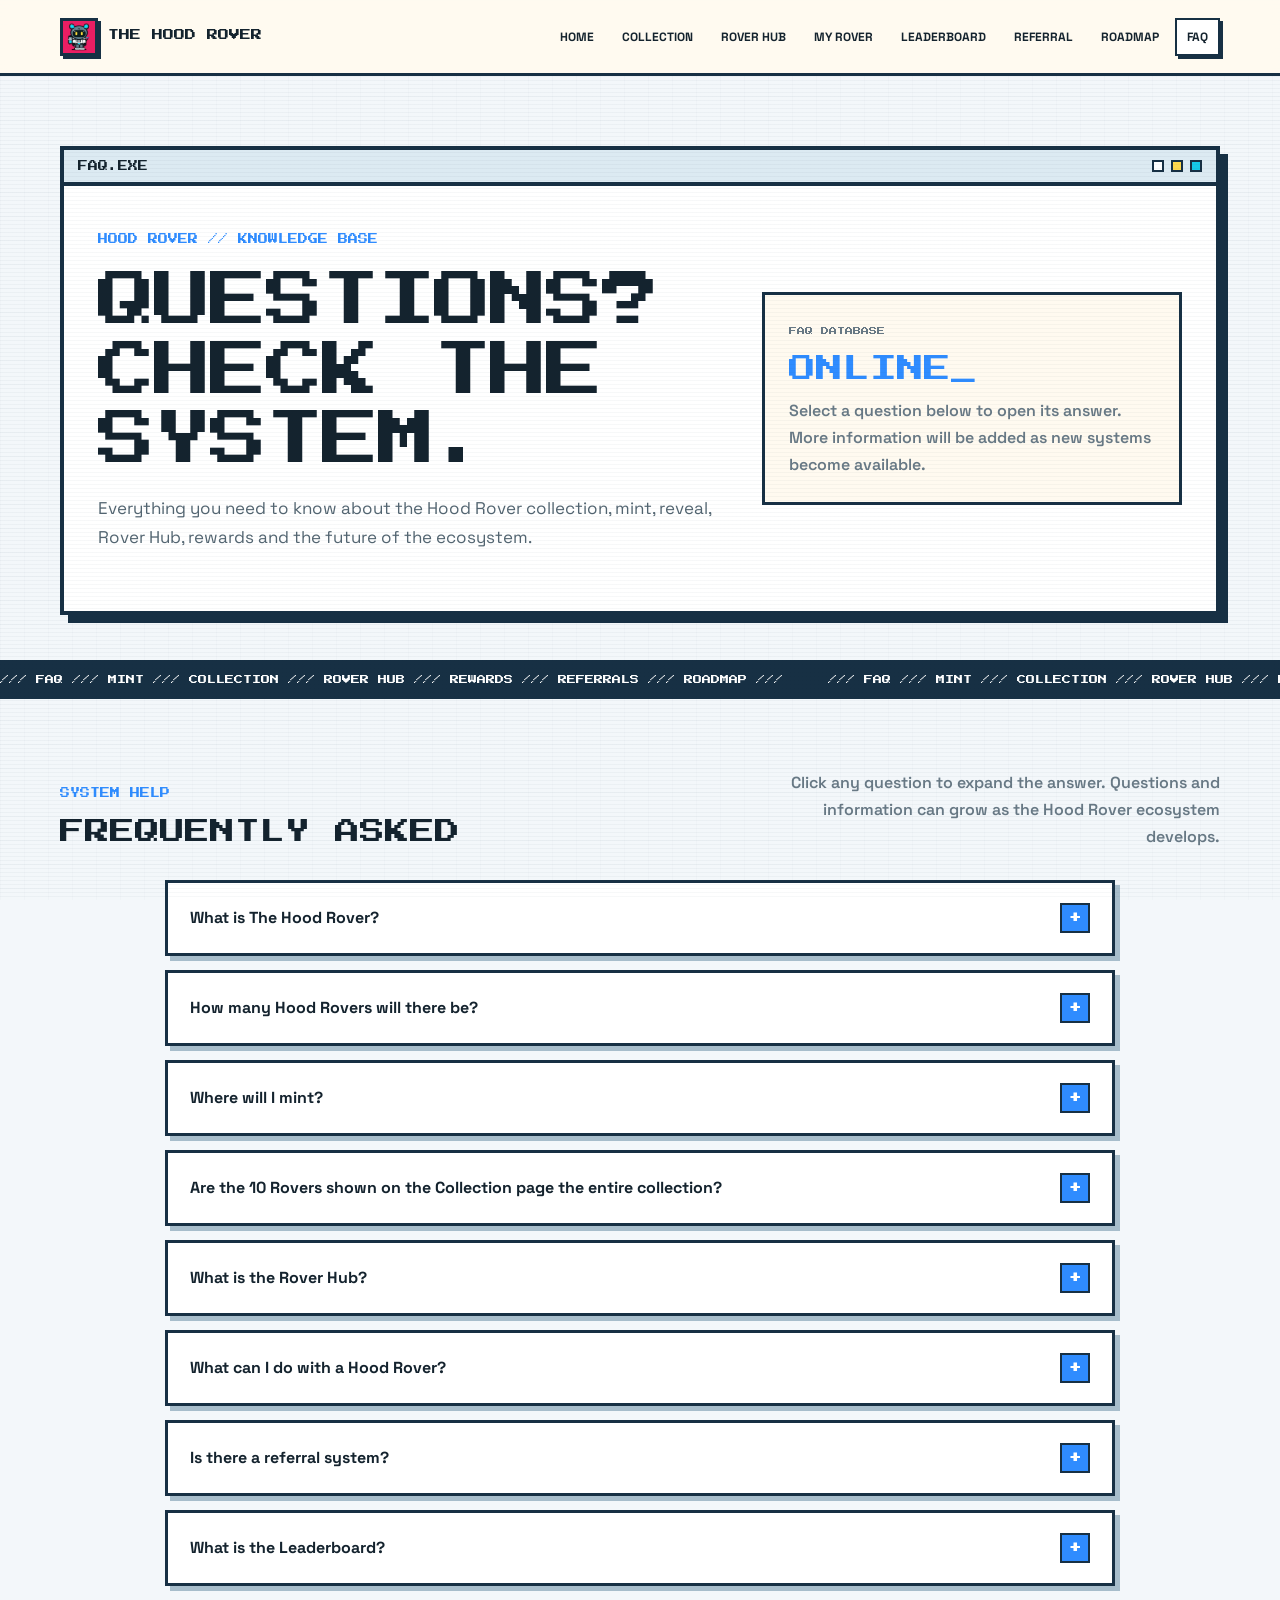
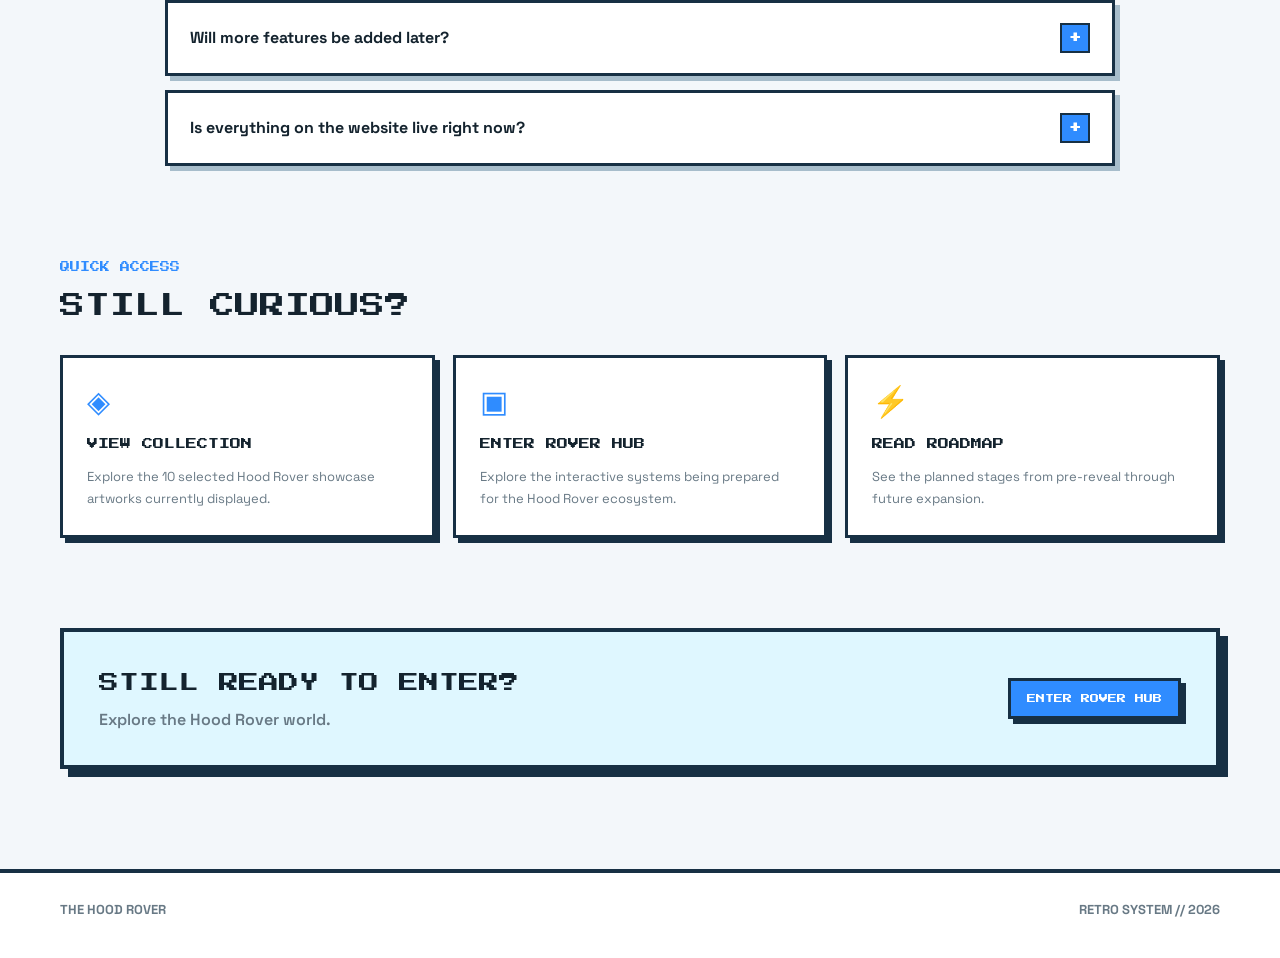
<file: faq/index.html>
<!doctype html>
<html lang="en">

<head>

<meta charset="utf-8">
<meta name="viewport" content="width=device-width,initial-scale=1">

<title>FAQ — The Hood Rover</title>

<meta
  name="description"
  content="Frequently asked questions about The Hood Rover collection, mint, Rover Hub, rewards and ecosystem."
>

<style>

@import url('https://fonts.googleapis.com/css2?family=Press+Start+2P&family=Space+Grotesk:wght@400;500;600;700&display=swap');

:root{
  --ink:#14232e;
  --line:#173044;
  --blue:#2f8cff;
  --cyan:#16c8e8;
  --yellow:#ffd84d;
  --cream:#fffaf0;
  --paper:#f3f7fa;
  --white:#fff;
  --muted:#687985;
  --green:#42c98b;
  --orange:#ff9d42;
}

*{
  box-sizing:border-box;
}

html{
  scroll-behavior:smooth;
}

body{
  margin:0;
  background:var(--paper);
  color:var(--ink);
  font-family:"Space Grotesk",sans-serif;
  overflow-x:hidden;
}


/* =========================================================
   PIXEL GRID
========================================================= */

body:before{
  content:"";
  position:fixed;
  inset:0;
  pointer-events:none;
  opacity:.12;
  background-image:
    linear-gradient(rgba(20,50,70,.15) 1px,transparent 1px),
    linear-gradient(90deg,rgba(20,50,70,.15) 1px,transparent 1px);
  background-size:24px 24px;
  z-index:-2;
}


/* CRT SCANLINES */

body:after{
  content:"";
  position:fixed;
  inset:0;
  pointer-events:none;
  background:repeating-linear-gradient(
    0deg,
    transparent 0 3px,
    rgba(25,55,75,.035) 3px 4px
  );
  z-index:20;
}

a{
  color:inherit;
  text-decoration:none;
}

.wrap{
  width:min(1160px,calc(100% - 32px));
  margin:auto;
}


/* =========================================================
   MASTER HEADER
========================================================= */

header{
  position:sticky;
  top:0;
  z-index:30;
  min-height:76px;
  display:flex;
  align-items:center;
  gap:18px;
  padding:10px max(16px,calc((100% - 1160px)/2));
  background:rgba(255,250,240,.95);
  backdrop-filter:blur(12px);
  border-bottom:3px solid var(--line);
}

.brand{
  display:flex;
  align-items:center;
  gap:10px;
  font-family:"Press Start 2P";
  font-size:11px;
  line-height:1.5;
  white-space:nowrap;
}

.mark{
  width:38px;
  height:38px;
  display:block;
  overflow:hidden;
  background:var(--blue);
  border:3px solid var(--line);
  box-shadow:3px 3px 0 var(--line);
  flex-shrink:0;
}

.mark img{
  width:100%;
  height:100%;
  display:block;
  object-fit:cover;
}

nav{
  margin-left:auto;
  display:flex;
  align-items:center;
  gap:4px;
}

nav a{
  padding:9px 10px;
  border:2px solid transparent;
  font-size:12px;
  font-weight:800;
}

nav a:hover,
nav a.active{
  background:#fff;
  border-color:var(--line);
  box-shadow:3px 3px 0 var(--line);
}

.menu{
  display:none;
  margin-left:auto;
  background:#fff;
  border:3px solid var(--line);
  padding:9px 12px;
  cursor:pointer;
  font-size:18px;
}


/* =========================================================
   BUTTON
========================================================= */

.btn{
  display:inline-flex;
  justify-content:center;
  align-items:center;
  gap:8px;
  border:3px solid var(--line);
  background:var(--blue);
  color:#fff;
  padding:13px 16px;
  font-family:"Press Start 2P";
  font-size:9px;
  box-shadow:5px 5px 0 var(--line);
  cursor:pointer;
  transition:.15s ease;
}

.btn:hover{
  transform:translate(2px,2px);
  box-shadow:3px 3px 0 var(--line);
}

.btn.secondary{
  background:#fff;
  color:var(--ink);
}


/* =========================================================
   HERO
========================================================= */

.hero{
  padding:70px 0 45px;
}

.window{
  background:#fff;
  border:4px solid var(--line);
  box-shadow:8px 8px 0 var(--line);
}

.windowbar{
  display:flex;
  justify-content:space-between;
  align-items:center;
  background:#dceaf2;
  border-bottom:4px solid var(--line);
  padding:10px 14px;
  font-family:"Press Start 2P";
  font-size:10px;
}

.dots{
  display:flex;
  gap:7px;
}

.dot{
  width:12px;
  height:12px;
  border:2px solid var(--line);
  background:#fff;
}

.dot:nth-child(2){
  background:var(--yellow);
}

.dot:nth-child(3){
  background:var(--cyan);
}

.hero-inner{
  padding:42px 34px;
  display:grid;
  grid-template-columns:1.2fr .8fr;
  gap:35px;
  align-items:center;
}

.eyebrow{
  display:inline-block;
  font-family:"Press Start 2P";
  font-size:10px;
  color:var(--blue);
  line-height:1.7;
}

h1,
h2,
h3{
  font-family:"Press Start 2P";
  font-weight:400;
}

h1{
  font-size:clamp(30px,5vw,58px);
  line-height:1.2;
  margin:18px 0;
  letter-spacing:-2px;
}

.hero-copy{
  font-size:17px;
  line-height:1.7;
  color:#536571;
  max-width:680px;
}

.status-box{
  background:var(--cream);
  border:3px solid var(--line);
  padding:24px;
}

.status-label{
  font-family:"Press Start 2P";
  font-size:8px;
  color:var(--muted);
}

.status{
  margin:15px 0;
  font-family:"Press Start 2P";
  font-size:27px;
  color:var(--blue);
}

.status-box p{
  margin:0;
  color:var(--muted);
  line-height:1.7;
  font-weight:600;
}


/* =========================================================
   TICKER
========================================================= */

.ticker{
  overflow:hidden;
  border-top:3px solid var(--line);
  border-bottom:3px solid var(--line);
  background:var(--line);
  color:#fff;
}

.ticker-track{
  width:max-content;
  display:flex;
  gap:45px;
  padding:12px 0;
  font-family:"Press Start 2P";
  font-size:9px;
  animation:marquee 22s linear infinite;
}

@keyframes marquee{
  to{
    transform:translateX(-50%);
  }
}


/* =========================================================
   FAQ
========================================================= */

.faq-section{
  padding:70px 0 90px;
}

.section-head{
  display:flex;
  justify-content:space-between;
  align-items:end;
  gap:25px;
  margin-bottom:30px;
}

.section-head h2{
  font-size:25px;
  line-height:1.5;
  margin:10px 0 0;
}

.section-head p{
  max-width:450px;
  margin:0;
  color:var(--muted);
  font-weight:600;
  line-height:1.7;
  text-align:right;
}


/* FAQ LIST */

.faq-list{
  display:grid;
  gap:14px;
  max-width:950px;
  margin:auto;
}


/* FAQ ITEM */

.faq-item{
  background:#fff;
  border:3px solid var(--line);
  box-shadow:5px 5px 0 #a7bdcb;
  overflow:hidden;
  transition:.2s ease;
}

.faq-item:hover{
  transform:translateY(-2px);
  box-shadow:7px 7px 0 #8faabb;
}


.faq-question{
  width:100%;
  display:flex;
  align-items:center;
  justify-content:space-between;
  gap:20px;
  border:0;
  background:#fff;
  color:var(--ink);
  padding:20px 22px;
  text-align:left;
  cursor:pointer;
  font-family:"Space Grotesk",sans-serif;
  font-size:16px;
  font-weight:800;
}


.faq-question span:first-child{
  line-height:1.5;
}


.faq-icon{
  flex:0 0 auto;
  width:30px;
  height:30px;
  display:grid;
  place-items:center;
  background:var(--blue);
  color:#fff;
  border:2px solid var(--line);
  font-family:"Press Start 2P";
  font-size:12px;
  transition:.2s ease;
}


.faq-answer{
  display:grid;
  grid-template-rows:0fr;
  transition:grid-template-rows .3s ease;
}


.faq-answer-inner{
  overflow:hidden;
}


.faq-answer p{
  margin:0;
  padding:0 22px;
  color:var(--muted);
  line-height:1.8;
  font-size:14px;
}


.faq-item.open .faq-answer{
  grid-template-rows:1fr;
}


.faq-item.open .faq-answer p{
  padding-top:0;
  padding-bottom:22px;
}


.faq-item.open .faq-icon{
  transform:rotate(45deg);
  background:var(--yellow);
  color:var(--ink);
}


/* =========================================================
   QUICK INFO
========================================================= */

.quick-info{
  padding:0 0 90px;
}

.info-grid{
  display:grid;
  grid-template-columns:repeat(3,1fr);
  gap:18px;
}

.info-card{
  background:#fff;
  border:3px solid var(--line);
  padding:24px;
  box-shadow:5px 5px 0 var(--line);
}

.info-icon{
  font-size:30px;
  color:var(--blue);
  margin-bottom:15px;
}

.info-card h3{
  font-size:11px;
  line-height:1.7;
  margin:0 0 12px;
}

.info-card p{
  margin:0;
  color:var(--muted);
  line-height:1.7;
  font-size:13px;
}


/* =========================================================
   CTA
========================================================= */

.cta{
  padding:0 0 100px;
}

.cta-box{
  background:#dff7ff;
  border:4px solid var(--line);
  box-shadow:8px 8px 0 var(--line);
  padding:35px;
  display:flex;
  justify-content:space-between;
  align-items:center;
  gap:25px;
}

.cta h2{
  font-size:20px;
  line-height:1.6;
  margin:0 0 10px;
}

.cta p{
  margin:0;
  color:var(--muted);
  font-weight:600;
}


/* =========================================================
   FOOTER
========================================================= */

footer{
  border-top:4px solid var(--line);
  background:#fff;
  padding:28px 0 40px;
}

.footer{
  display:flex;
  justify-content:space-between;
  gap:20px;
  color:var(--muted);
  font-size:13px;
  font-weight:700;
}


/* =========================================================
   REVEAL
========================================================= */

.reveal{
  opacity:0;
  transform:translateY(20px);
}

.reveal.show{
  opacity:1;
  transform:none;
  transition:
    opacity .65s ease,
    transform .65s ease;
}


/* =========================================================
   TABLET
========================================================= */

@media(max-width:1000px){

  header{
    padding-left:16px;
    padding-right:16px;
  }

  nav{
    display:none;
    position:absolute;
    top:76px;
    left:16px;
    right:16px;
    padding:8px;
    background:#fff;
    border:3px solid var(--line);
    box-shadow:5px 5px 0 var(--line);
    flex-direction:column;
    align-items:stretch;
  }

  nav.open{
    display:flex;
  }

  nav a{
    padding:13px;
  }

  header>.btn{
    display:none;
  }

  .menu{
    display:block;
  }

  .hero-inner{
    grid-template-columns:1fr;
  }

  .info-grid{
    grid-template-columns:1fr;
  }

  .cta-box{
    align-items:flex-start;
    flex-direction:column;
  }

}


/* =========================================================
   MOBILE
========================================================= */

@media(max-width:620px){

  .wrap{
    width:calc(100% - 20px);
  }

  .brand{
    font-size:9px;
  }

  .mark{
    width:34px;
    height:34px;
  }

  .hero{
    padding:40px 0 30px;
  }

  .hero-inner{
    padding:28px 20px;
  }

  h1{
    font-size:29px;
  }

  .hero-copy{
    font-size:15px;
  }

  .faq-section{
    padding:55px 0 70px;
  }

  .section-head{
    display:block;
  }

  .section-head h2{
    font-size:21px;
  }

  .section-head p{
    text-align:left;
    margin-top:12px;
  }

  .faq-question{
    padding:17px;
    font-size:14px;
  }

  .faq-icon{
    width:27px;
    height:27px;
    font-size:10px;
  }

  .faq-answer p{
    padding-left:17px;
    padding-right:17px;
    font-size:13px;
  }

  .faq-item.open .faq-answer p{
    padding-bottom:18px;
  }

  .quick-info{
    padding-bottom:70px;
  }

  .cta{
    padding-bottom:70px;
  }

  .cta-box{
    padding:25px 20px;
  }

  .cta h2{
    font-size:16px;
  }

  .cta .btn{
    width:100%;
  }

  .footer{
    display:block;
  }

  .footer div+div{
    margin-top:10px;
  }

}

</style>

</head>


<body>


<!-- =========================================================
     MASTER HEADER
========================================================= -->

<header>

  <a class="brand" href="../">

    <span class="mark">
  <img src="../assets/rovers/rover-01.png" alt="Hood Rover">
</span>

    THE HOOD ROVER

  </a>


  <button class="menu" id="menu">
    ☰
  </button>


  <nav id="nav">

    <a href="../">
      HOME
    </a>

    <a href="../collection/">
      COLLECTION
    </a>

    <a href="../rover/">
      ROVER HUB
    </a>

    <a href="../my-rover/">
      MY ROVER
    </a>

    <a href="../leaderboard/">
      LEADERBOARD
    </a>

    <a href="../referral/">
      REFERRAL
    </a>

    <a href="../roadmap/">
      ROADMAP
    </a>

    <a class="active" href="../faq/">
      FAQ
    </a>

  </nav>


</header>


<main>


<!-- =========================================================
     HERO
========================================================= -->

<section class="hero">

  <div class="wrap">

    <div class="window">


      <div class="windowbar">

        <span>
          FAQ.EXE
        </span>

        <span class="dots">

          <i class="dot"></i>
          <i class="dot"></i>
          <i class="dot"></i>

        </span>

      </div>


      <div class="hero-inner">


        <div class="reveal">

          <span class="eyebrow">
            HOOD ROVER // KNOWLEDGE BASE
          </span>


          <h1>
            QUESTIONS?<br>
            CHECK THE<br>
            SYSTEM.
          </h1>


          <p class="hero-copy">
            Everything you need to know about the Hood Rover
            collection, mint, reveal, Rover Hub, rewards and
            the future of the ecosystem.
          </p>

        </div>


        <div class="status-box reveal">

          <span class="status-label">
            FAQ DATABASE
          </span>

          <div class="status">
            ONLINE_
          </div>

          <p>
            Select a question below to open its answer.
            More information will be added as new systems
            become available.
          </p>

        </div>


      </div>

    </div>

  </div>

</section>


<!-- =========================================================
     TICKER
========================================================= -->

<div class="ticker">

  <div class="ticker-track">

    <span>
      /// FAQ ///
      MINT ///
      COLLECTION ///
      ROVER HUB ///
      REWARDS ///
      REFERRALS ///
      ROADMAP ///
    </span>

    <span>
      /// FAQ ///
      MINT ///
      COLLECTION ///
      ROVER HUB ///
      REWARDS ///
      REFERRALS ///
      ROADMAP ///
    </span>

  </div>

</div>


<!-- =========================================================
     FAQ
========================================================= -->

<section class="faq-section">

  <div class="wrap">


    <div class="section-head reveal">

      <div>

        <span class="eyebrow">
          SYSTEM HELP
        </span>

        <h2>
          FREQUENTLY ASKED
        </h2>

      </div>


      <p>
        Click any question to expand the answer.
        Questions and information can grow as the
        Hood Rover ecosystem develops.
      </p>

    </div>


    <div class="faq-list">


      <!-- 01 -->

      <article class="faq-item reveal">

        <button class="faq-question">

          <span>
            What is The Hood Rover?
          </span>

          <span class="faq-icon">
            +
          </span>

        </button>


        <div class="faq-answer">

          <div class="faq-answer-inner">

            <p>
              The Hood Rover is a 1,111-piece pixel-art NFT
              collection built around a retro-computer style
              Web3 ecosystem. The project combines the
              collection with interactive systems such as
              missions, rewards, referrals, events and
              collectibles.
            </p>

          </div>

        </div>

      </article>


      <!-- 02 -->

      <article class="faq-item reveal">

        <button class="faq-question">

          <span>
            How many Hood Rovers will there be?
          </span>

          <span class="faq-icon">
            +
          </span>

        </button>


        <div class="faq-answer">

          <div class="faq-answer-inner">

            <p>
              The planned collection supply is fixed at
              1,111 Hood Rovers.
            </p>

          </div>

        </div>

      </article>


      <!-- 03 -->

      <article class="faq-item reveal">

        <button class="faq-question">

          <span>
            Where will I mint?
          </span>

          <span class="faq-icon">
            +
          </span>

        </button>


        <div class="faq-answer">

          <div class="faq-answer-inner">

            <p>
              The collection is planned to launch through
              OpenSea. The official OpenSea link will be
              connected to the website when the launch
              information is finalized.
            </p>

          </div>

        </div>

      </article>


      <!-- 04 -->

      <article class="faq-item reveal">

        <button class="faq-question">

          <span>
            Are the 10 Rovers shown on the Collection page the entire collection?
          </span>

          <span class="faq-icon">
            +
          </span>

        </button>


        <div class="faq-answer">

          <div class="faq-answer-inner">

            <p>
              No. The Collection page currently displays
              10 selected showcase artworks. They are a
              preview of the planned 1,111-piece collection.
            </p>

          </div>

        </div>

      </article>


      <!-- 05 -->

      <article class="faq-item reveal">

        <button class="faq-question">

          <span>
            What is the Rover Hub?
          </span>

          <span class="faq-icon">
            +
          </span>

        </button>


        <div class="faq-answer">

          <div class="faq-answer-inner">

            <p>
              Rover Hub is the interactive part of the
              Hood Rover website. It is designed around
              daily missions, quizzes, streaks, spin
              rewards, mystery rewards, achievements and
              other activities.
            </p>

          </div>

        </div>

      </article>


      <!-- 06 -->

      <article class="faq-item reveal">

        <button class="faq-question">

          <span>
            What can I do with a Hood Rover?
          </span>

          <span class="faq-icon">
            +
          </span>

        </button>


        <div class="faq-answer">

          <div class="faq-answer-inner">

            <p>
              Holder utility is planned around access to
              the Hood Rover ecosystem, including interactive
              missions, rewards, events, achievements and
              future collectibles. Specific benefits can
              evolve as the systems are developed.
            </p>

          </div>

        </div>

      </article>


      <!-- 07 -->

      <article class="faq-item reveal">

        <button class="faq-question">

          <span>
            Is there a referral system?
          </span>

          <span class="faq-icon">
            +
          </span>

        </button>


        <div class="faq-answer">

          <div class="faq-answer-inner">

            <p>
              Yes. The planned referral system allows each
              user to have up to 10 successful referrals.
              Referral rewards are intended to depend on
              genuine user activity rather than simple
              account creation.
            </p>

          </div>

        </div>

      </article>


      <!-- 08 -->

      <article class="faq-item reveal">

        <button class="faq-question">

          <span>
            What is the Leaderboard?
          </span>

          <span class="faq-icon">
            +
          </span>

        </button>


        <div class="faq-answer">

          <div class="faq-answer-inner">

            <p>
              The Leaderboard is designed to display
              community rankings across different
              activities. Planned categories include
              rewards earned, successful referrals and
              event rankings.
            </p>

          </div>

        </div>

      </article>


      <!-- 09 -->

      <article class="faq-item reveal">

        <button class="faq-question">

          <span>
            Will more features be added later?
          </span>

          <span class="faq-icon">
            +
          </span>

        </button>


        <div class="faq-answer">

          <div class="faq-answer-inner">

            <p>
              Yes. The roadmap is designed to allow the
              ecosystem to expand with new missions,
              events, collectibles, reward systems and
              other utilities over time.
            </p>

          </div>

        </div>

      </article>


      <!-- 10 -->

      <article class="faq-item reveal">

        <button class="faq-question">

          <span>
            Is everything on the website live right now?
          </span>

          <span class="faq-icon">
            +
          </span>

        </button>


        <div class="faq-answer">

          <div class="faq-answer-inner">

            <p>
              Not every planned feature is live yet.
              Some sections are currently interface
              previews and will be connected to real
              user data and backend systems as development
              progresses.
            </p>

          </div>

        </div>

      </article>


    </div>

  </div>

</section>


<!-- =========================================================
     QUICK INFO
========================================================= -->

<section class="quick-info">

  <div class="wrap">


    <div class="section-head reveal">

      <div>

        <span class="eyebrow">
          QUICK ACCESS
        </span>

        <h2>
          STILL CURIOUS?
        </h2>

      </div>

    </div>


    <div class="info-grid">


      <a class="info-card reveal" href="../collection/">

        <div class="info-icon">
          ◈
        </div>

        <h3>
          VIEW COLLECTION
        </h3>

        <p>
          Explore the 10 selected Hood Rover showcase
          artworks currently displayed.
        </p>

      </a>


      <a class="info-card reveal" href="../rover/">

        <div class="info-icon">
          ▣
        </div>

        <h3>
          ENTER ROVER HUB
        </h3>

        <p>
          Explore the interactive systems being prepared
          for the Hood Rover ecosystem.
        </p>

      </a>


      <a class="info-card reveal" href="../roadmap/">

        <div class="info-icon">
          ⚡
        </div>

        <h3>
          READ ROADMAP
        </h3>

        <p>
          See the planned stages from pre-reveal through
          future expansion.
        </p>

      </a>


    </div>

  </div>

</section>


<!-- =========================================================
     CTA
========================================================= -->

<section class="cta">

  <div class="wrap">

    <div class="cta-box reveal">

      <div>

        <h2>
          STILL READY TO ENTER?
        </h2>

        <p>
          Explore the Hood Rover world.
        </p>

      </div>


      <a class="btn" href="../rover/">
        ENTER ROVER HUB
      </a>

    </div>

  </div>

</section>


</main>


<!-- =========================================================
     MASTER FOOTER
========================================================= -->

<footer>

  <div class="wrap footer">

    <div>
      <b>THE HOOD ROVER</b>
    </div>

    <div>
      RETRO SYSTEM // 2026
    </div>

  </div>

</footer>


<script>

/* =========================================================
   MOBILE MENU
========================================================= */

const menu = document.getElementById("menu");
const nav = document.getElementById("nav");

menu.addEventListener("click", () => {

  nav.classList.toggle("open");

});

/* =========================================================
   FAQ ACCORDION
========================================================= */

const faqItems = document.querySelectorAll(".faq-item");

faqItems.forEach(item => {

  const question = item.querySelector(".faq-question");

  question.addEventListener("click", () => {

    const wasOpen = item.classList.contains("open");


    faqItems.forEach(otherItem => {

      otherItem.classList.remove("open");

    });


    if(!wasOpen){

      item.classList.add("open");

    }

  });

});


/* =========================================================
   SCROLL REVEAL
========================================================= */

const observer = new IntersectionObserver(

  entries => {

    entries.forEach((entry,index) => {

      if(entry.isIntersecting){

        setTimeout(() => {

          entry.target.classList.add("show");

        }, index * 45);

        observer.unobserve(entry.target);

      }

    });

  },

  {
    threshold:.08
  }

);


document
  .querySelectorAll(".reveal")
  .forEach(element => observer.observe(element));

</script>


</body>
</html>
</file>
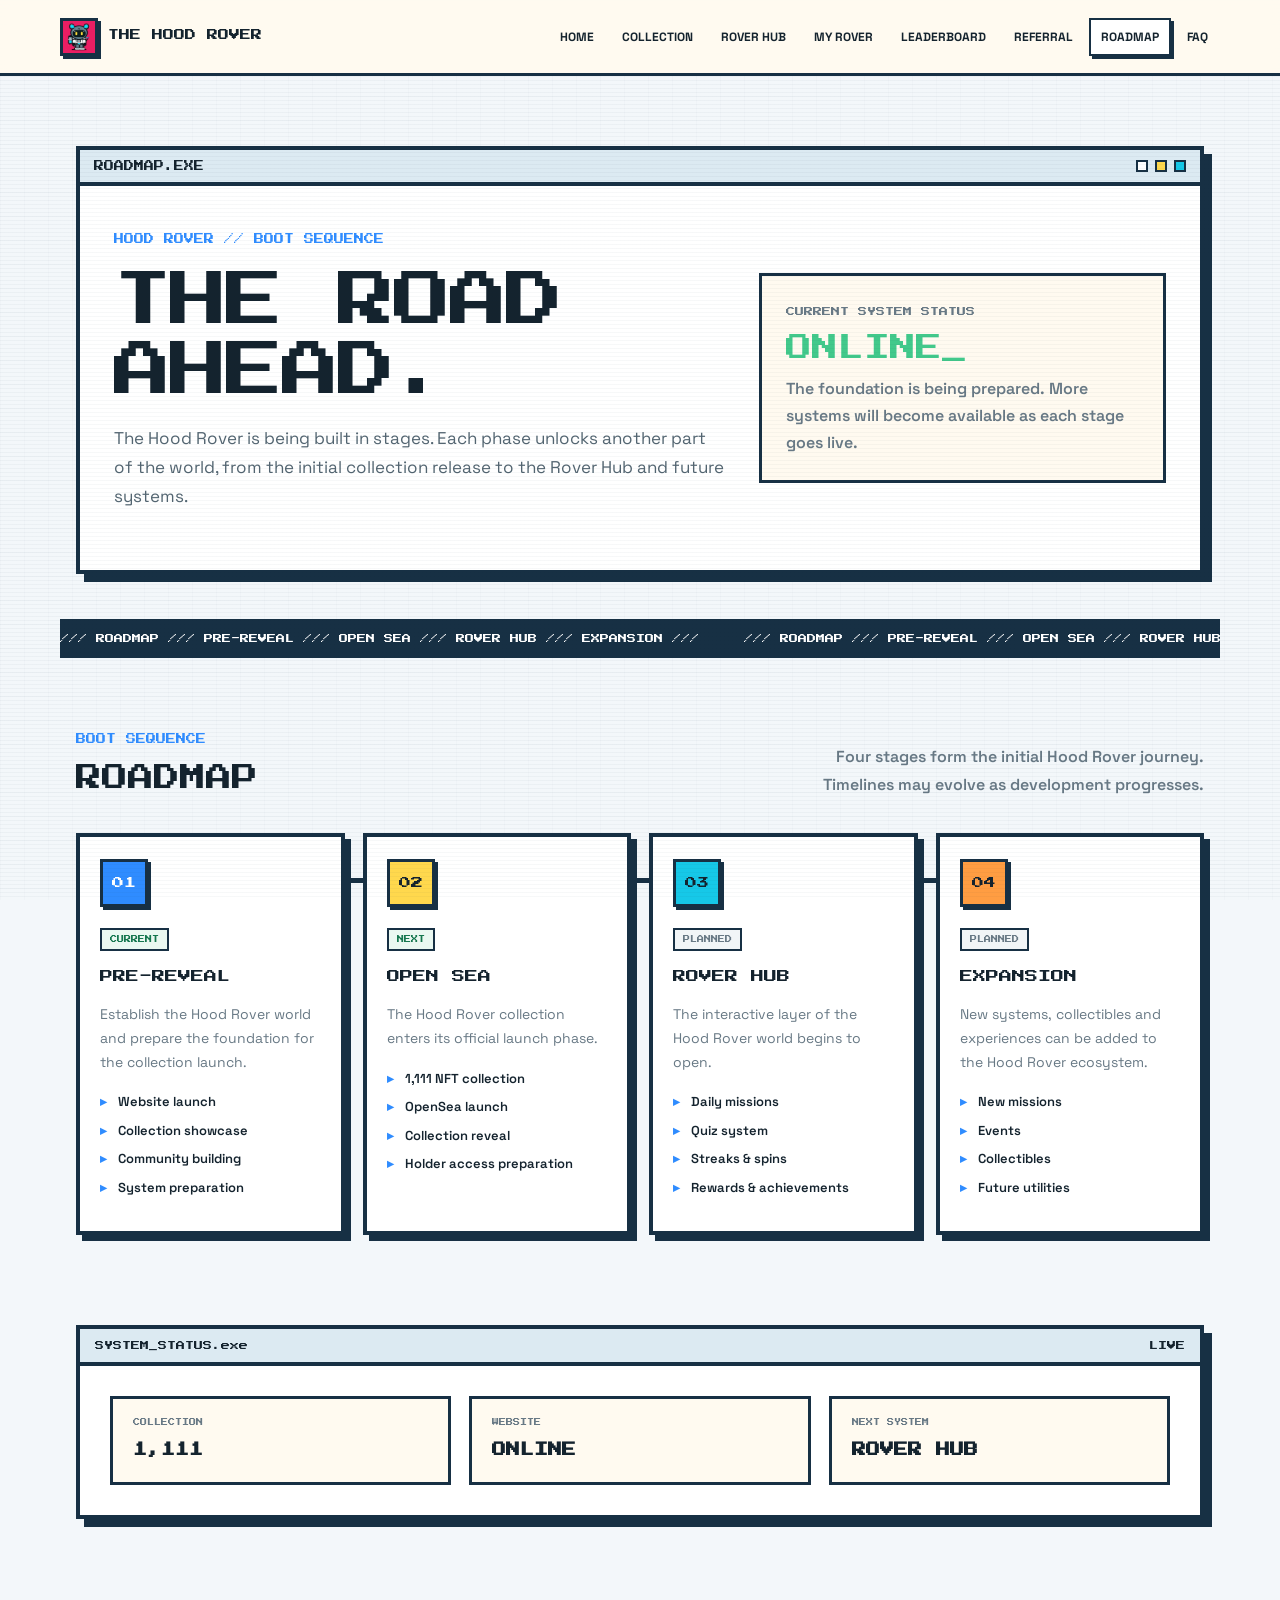
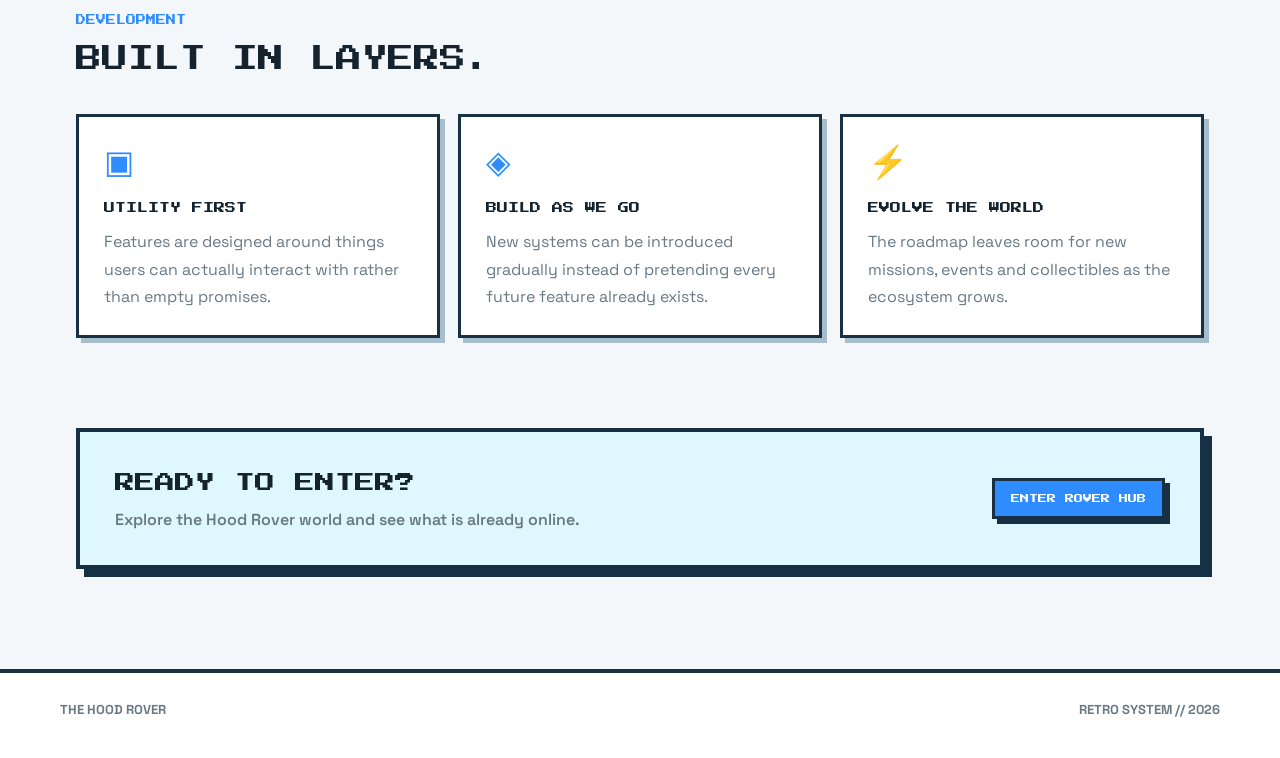
<file: roadmap/index.html>
<!doctype html>
<html lang="en">
<head>

<meta charset="utf-8">
<meta name="viewport" content="width=device-width,initial-scale=1">

<title>Roadmap — The Hood Rover</title>

<meta
  name="description"
  content="The Hood Rover roadmap — from pre-reveal to the Rover Hub and future expansion."
>

<style>

@import url('https://fonts.googleapis.com/css2?family=Press+Start+2P&family=Space+Grotesk:wght@400;500;600;700&display=swap');


:root{
  --ink:#14232e;
  --line:#173044;
  --blue:#2f8cff;
  --cyan:#16c8e8;
  --yellow:#ffd84d;
  --cream:#fffaf0;
  --paper:#f3f7fa;
  --white:#fff;
  --muted:#687985;
  --green:#42c98b;
  --orange:#ff9d42;
}


*{
  box-sizing:border-box;
}


html{
  scroll-behavior:smooth;
}


body{
  margin:0;
  background:var(--paper);
  color:var(--ink);
  font-family:"Space Grotesk",sans-serif;
  overflow-x:hidden;
}


/* PIXEL GRID */

body:before{
  content:"";
  position:fixed;
  inset:0;
  pointer-events:none;
  opacity:.12;
  background-image:
    linear-gradient(rgba(20,50,70,.15) 1px,transparent 1px),
    linear-gradient(90deg,rgba(20,50,70,.15) 1px,transparent 1px);
  background-size:24px 24px;
  z-index:-2;
}


/* CRT SCANLINES */

body:after{
  content:"";
  position:fixed;
  inset:0;
  pointer-events:none;
  background:repeating-linear-gradient(
    0deg,
    transparent 0 3px,
    rgba(25,55,75,.035) 3px 4px
  );
  z-index:20;
}


a{
  color:inherit;
  text-decoration:none;
}


.wrap{
  width:min(1160px,calc(100% - 32px));
  margin:auto;
}


/* =========================================================
   MASTER HEADER
========================================================= */

header{
  position:sticky;
  top:0;
  z-index:30;
  min-height:76px;
  display:flex;
  align-items:center;
  gap:18px;
  padding:10px max(16px,calc((100% - 1160px)/2));
  background:rgba(255,250,240,.95);
  backdrop-filter:blur(12px);
  border-bottom:3px solid var(--line);
}


.brand{
  display:flex;
  align-items:center;
  gap:10px;
  font-family:"Press Start 2P";
  font-size:11px;
  line-height:1.5;
  white-space:nowrap;
}

.mark{
  width:38px;
  height:38px;
  display:block;
  overflow:hidden;
  background:var(--blue);
  border:3px solid var(--line);
  box-shadow:3px 3px 0 var(--line);
  flex-shrink:0;
}

.mark img{
  width:100%;
  height:100%;
  display:block;
  object-fit:cover;
}

nav{
  margin-left:auto;
  display:flex;
  align-items:center;
  gap:4px;
}


nav a{
  padding:9px 10px;
  border:2px solid transparent;
  font-size:12px;
  font-weight:800;
}


nav a:hover,
nav a.active{
  background:#fff;
  border-color:var(--line);
  box-shadow:3px 3px 0 var(--line);
}


.menu{
  display:none;
  margin-left:auto;
  background:#fff;
  border:3px solid var(--line);
  padding:9px 12px;
  cursor:pointer;
  font-size:18px;
}


/* =========================================================
   BUTTON
========================================================= */

.btn{
  display:inline-flex;
  justify-content:center;
  align-items:center;
  gap:8px;
  border:3px solid var(--line);
  background:var(--blue);
  color:#fff;
  padding:13px 16px;
  font-family:"Press Start 2P";
  font-size:9px;
  box-shadow:5px 5px 0 var(--line);
  cursor:pointer;
  transition:.15s ease;
}


.btn:hover{
  transform:translate(2px,2px);
  box-shadow:3px 3px 0 var(--line);
}


.btn.secondary{
  background:#fff;
  color:var(--ink);
}


/* =========================================================
   MAIN
========================================================= */

main{
  width:min(1160px,calc(100% - 32px));
  margin:auto;
}


/* =========================================================
   HERO
========================================================= */

.hero{
  padding:70px 0 45px;
}


.window{
  background:#fff;
  border:4px solid var(--line);
  box-shadow:8px 8px 0 var(--line);
}


.windowbar{
  display:flex;
  justify-content:space-between;
  align-items:center;
  background:#dceaf2;
  border-bottom:4px solid var(--line);
  padding:10px 14px;
  font-family:"Press Start 2P";
  font-size:10px;
}


.dots{
  display:flex;
  gap:7px;
}


.dot{
  width:12px;
  height:12px;
  border:2px solid var(--line);
  background:#fff;
}


.dot:nth-child(2){
  background:var(--yellow);
}


.dot:nth-child(3){
  background:var(--cyan);
}


.hero-inner{
  padding:42px 34px;
  display:grid;
  grid-template-columns:1.2fr .8fr;
  gap:35px;
  align-items:center;
}


.eyebrow{
  display:inline-block;
  font-family:"Press Start 2P";
  font-size:10px;
  color:var(--blue);
  line-height:1.7;
}


h1,
h2,
h3{
  font-family:"Press Start 2P";
  font-weight:400;
}


h1{
  font-size:clamp(30px,5vw,58px);
  line-height:1.2;
  margin:18px 0;
  letter-spacing:-2px;
}


.hero-copy{
  font-size:17px;
  line-height:1.7;
  color:#536571;
  max-width:700px;
}


.status-box{
  background:var(--cream);
  border:3px solid var(--line);
  padding:24px;
}


.status-label{
  font-family:"Press Start 2P";
  font-size:9px;
  color:var(--muted);
}


.status{
  margin:14px 0;
  font-family:"Press Start 2P";
  font-size:26px;
  color:var(--green);
}


.status-box p{
  margin:0;
  line-height:1.7;
  color:var(--muted);
  font-weight:600;
}


/* =========================================================
   TICKER
========================================================= */

.ticker{
  overflow:hidden;
  border-top:3px solid var(--line);
  border-bottom:3px solid var(--line);
  background:var(--line);
  color:#fff;
}


.ticker-track{
  width:max-content;
  display:flex;
  gap:45px;
  padding:12px 0;
  font-family:"Press Start 2P";
  font-size:9px;
  animation:marquee 22s linear infinite;
}


@keyframes marquee{
  to{
    transform:translateX(-50%);
  }
}


/* =========================================================
   ROADMAP
========================================================= */

.roadmap{
  padding:70px 0 90px;
}


.section-head{
  display:flex;
  justify-content:space-between;
  align-items:end;
  gap:25px;
  margin-bottom:35px;
}


.section-head h2{
  font-size:26px;
  line-height:1.5;
  margin:10px 0 0;
}


.section-head p{
  max-width:430px;
  margin:0;
  color:var(--muted);
  font-weight:600;
  line-height:1.7;
  text-align:right;
}


/* ROADMAP TRACK */

.roadmap-track{
  position:relative;
}


.roadmap-track:before{
  content:"";
  position:absolute;
  top:45px;
  left:7%;
  right:7%;
  height:5px;
  background:var(--line);
}


.roadmap-grid{
  position:relative;
  display:grid;
  grid-template-columns:repeat(4,1fr);
  gap:18px;
}


.phase{
  position:relative;
  background:#fff;
  border:4px solid var(--line);
  box-shadow:6px 6px 0 var(--line);
  padding:24px 20px 25px;
  min-height:310px;
  transition:.2s ease;
}


.phase:hover{
  transform:translateY(-6px);
  box-shadow:9px 12px 0 var(--line);
}


.phase-number{
  width:48px;
  height:48px;
  display:grid;
  place-items:center;
  margin:-2px 0 20px;
  background:var(--blue);
  color:#fff;
  border:3px solid var(--line);
  box-shadow:3px 3px 0 var(--line);
  font-family:"Press Start 2P";
  font-size:12px;
}


.phase:nth-child(2) .phase-number{
  background:var(--yellow);
  color:var(--ink);
}


.phase:nth-child(3) .phase-number{
  background:var(--cyan);
  color:var(--ink);
}


.phase:nth-child(4) .phase-number{
  background:var(--orange);
  color:var(--ink);
}


.phase-status{
  display:inline-block;
  margin-bottom:15px;
  padding:6px 8px;
  border:2px solid var(--line);
  background:#eaf8f1;
  color:#16774f;
  font-family:"Press Start 2P";
  font-size:7px;
}


.phase.future .phase-status{
  background:#f1f5f7;
  color:var(--muted);
}


.phase h3{
  font-size:13px;
  line-height:1.7;
  margin:0 0 15px;
}


.phase p{
  color:var(--muted);
  line-height:1.7;
  font-size:14px;
  margin:0 0 18px;
}


.phase ul{
  padding:0;
  margin:0;
  list-style:none;
}


.phase li{
  position:relative;
  padding-left:18px;
  margin:9px 0;
  font-size:13px;
  font-weight:600;
  line-height:1.5;
}


.phase li:before{
  content:"▸";
  position:absolute;
  left:0;
  color:var(--blue);
  font-weight:900;
}


/* =========================================================
   CURRENT STATE
========================================================= */

.system{
  padding:0 0 90px;
}


.system-box{
  background:#fff;
  border:4px solid var(--line);
  box-shadow:8px 8px 0 var(--line);
}


.system-bar{
  display:flex;
  justify-content:space-between;
  align-items:center;
  padding:12px 15px;
  background:#dceaf2;
  border-bottom:4px solid var(--line);
  font-family:"Press Start 2P";
  font-size:9px;
}


.system-content{
  padding:30px;
  display:grid;
  grid-template-columns:repeat(3,1fr);
  gap:18px;
}


.system-card{
  border:3px solid var(--line);
  background:var(--cream);
  padding:20px;
}


.system-card span{
  display:block;
  color:var(--muted);
  font-family:"Press Start 2P";
  font-size:7px;
  margin-bottom:13px;
}


.system-card strong{
  display:block;
  font-family:"Press Start 2P";
  font-size:14px;
  line-height:1.6;
}


/* =========================================================
   PRINCIPLES
========================================================= */

.principles{
  padding:0 0 90px;
}


.principle-grid{
  display:grid;
  grid-template-columns:repeat(3,1fr);
  gap:18px;
}


.principle{
  background:#fff;
  border:3px solid var(--line);
  box-shadow:5px 5px 0 #a7bdcb;
  padding:25px;
}


.principle-icon{
  font-size:32px;
  color:var(--blue);
}


.principle h3{
  font-size:11px;
  line-height:1.7;
  margin:18px 0 10px;
}


.principle p{
  margin:0;
  color:var(--muted);
  line-height:1.7;
}


/* =========================================================
   CTA
========================================================= */

.cta{
  padding:0 0 100px;
}


.cta-box{
  background:#dff7ff;
  border:4px solid var(--line);
  box-shadow:8px 8px 0 var(--line);
  padding:35px;
  display:flex;
  justify-content:space-between;
  align-items:center;
  gap:25px;
}


.cta h2{
  font-size:20px;
  line-height:1.6;
  margin:0 0 10px;
}


.cta p{
  margin:0;
  color:var(--muted);
  font-weight:600;
}


/* =========================================================
   FOOTER
========================================================= */

footer{
  border-top:4px solid var(--line);
  background:#fff;
  padding:28px 0 40px;
}


.footer{
  display:flex;
  justify-content:space-between;
  gap:20px;
  color:var(--muted);
  font-size:13px;
  font-weight:700;
}


/* =========================================================
   REVEAL
========================================================= */

.reveal{
  opacity:0;
  transform:translateY(20px);
}


.reveal.show{
  opacity:1;
  transform:none;
  transition:
    opacity .65s ease,
    transform .65s ease;
}


/* =========================================================
   TABLET
========================================================= */

@media(max-width:1000px){

  header{
    padding-left:16px;
    padding-right:16px;
  }


  nav{
    display:none;
    position:absolute;
    top:76px;
    left:16px;
    right:16px;
    padding:8px;
    background:#fff;
    border:3px solid var(--line);
    box-shadow:5px 5px 0 var(--line);
    flex-direction:column;
    align-items:stretch;
  }


  nav.open{
    display:flex;
  }


  nav a{
    padding:13px;
  }


  header>.btn{
    display:none;
  }


  .menu{
    display:block;
  }


  .hero-inner{
    grid-template-columns:1fr;
  }


  .roadmap-grid{
    grid-template-columns:repeat(2,1fr);
  }


  .roadmap-track:before{
    display:none;
  }


  .system-content{
    grid-template-columns:1fr;
  }


  .principle-grid{
    grid-template-columns:1fr;
  }


  .cta-box{
    align-items:flex-start;
    flex-direction:column;
  }

}


/* =========================================================
   MOBILE
========================================================= */

@media(max-width:620px){

  .wrap{
    width:calc(100% - 20px);
  }


  .brand{
    font-size:9px;
  }


  .mark{
    width:34px;
    height:34px;
  }


  .hero{
    padding:40px 0 30px;
  }


  .hero-inner{
    padding:28px 20px;
  }


  h1{
    font-size:29px;
  }


  .hero-copy{
    font-size:15px;
  }


  .roadmap{
    padding:55px 0 70px;
  }


  .section-head{
    display:block;
  }


  .section-head h2{
    font-size:21px;
  }


  .section-head p{
    text-align:left;
    margin-top:12px;
  }


  .roadmap-grid{
    grid-template-columns:1fr;
  }


  .phase{
    min-height:auto;
  }


  .system-content{
    padding:20px;
    grid-template-columns:1fr;
  }


  .system-card strong{
    font-size:11px;
  }


  .principles{
    padding-bottom:70px;
  }


  .cta{
    padding-bottom:70px;
  }


  .cta-box{
    padding:25px 20px;
  }


  .cta h2{
    font-size:16px;
  }


  .footer{
    display:block;
  }


  .footer div+div{
    margin-top:10px;
  }

}

</style>
</head>


<body>


<!-- =========================================================
     MASTER HEADER
========================================================= -->

<header>

  <a class="brand" href="../">
    <span class="mark">
  <img src="../assets/rovers/rover-01.png" alt="Hood Rover">
</span>
    THE HOOD ROVER
  </a>


  <button class="menu" id="menu">
    ☰
  </button>


  <nav id="nav">

    <a href="../">
      HOME
    </a>

    <a href="../collection/">
      COLLECTION
    </a>

    <a href="../rover/">
      ROVER HUB
    </a>

    <a href="../my-rover/">
      MY ROVER
    </a>

    <a href="../leaderboard/">
      LEADERBOARD
    </a>

    <a href="../referral/">
      REFERRAL
    </a>

    <a class="active" href="../roadmap/">
      ROADMAP
    </a>

    <a href="../faq/">
      FAQ
    </a>

  </nav>

</header>


<main>


<!-- =========================================================
     HERO
========================================================= -->

<section class="hero">

  <div class="wrap">

    <div class="window">

      <div class="windowbar">

        <span>
          ROADMAP.EXE
        </span>

        <span class="dots">

          <i class="dot"></i>
          <i class="dot"></i>
          <i class="dot"></i>

        </span>

      </div>


      <div class="hero-inner">


        <div class="reveal">

          <span class="eyebrow">
            HOOD ROVER // BOOT SEQUENCE
          </span>


          <h1>
            THE ROAD<br>
            AHEAD.
          </h1>


          <p class="hero-copy">
            The Hood Rover is being built in stages.
            Each phase unlocks another part of the world,
            from the initial collection release to the
            Rover Hub and future systems.
          </p>

        </div>


        <div class="status-box reveal">

          <span class="status-label">
            CURRENT SYSTEM STATUS
          </span>

          <div class="status">
            ONLINE_
          </div>

          <p>
            The foundation is being prepared.
            More systems will become available as
            each stage goes live.
          </p>

        </div>


      </div>

    </div>

  </div>

</section>


<!-- =========================================================
     TICKER
========================================================= -->

<div class="ticker">

  <div class="ticker-track">

    <span>
      /// ROADMAP ///
      PRE-REVEAL ///
      OPEN SEA ///
      ROVER HUB ///
      EXPANSION ///
    </span>

    <span>
      /// ROADMAP ///
      PRE-REVEAL ///
      OPEN SEA ///
      ROVER HUB ///
      EXPANSION ///
    </span>

  </div>

</div>


<!-- =========================================================
     ROADMAP PHASES
========================================================= -->

<section class="roadmap">

  <div class="wrap">


    <div class="section-head reveal">

      <div>

        <span class="eyebrow">
          BOOT SEQUENCE
        </span>

        <h2>
          ROADMAP
        </h2>

      </div>


      <p>
        Four stages form the initial Hood Rover
        journey. Timelines may evolve as development
        progresses.
      </p>

    </div>


    <div class="roadmap-track">

      <div class="roadmap-grid">


        <!-- PHASE 01 -->

        <article class="phase reveal">

          <div class="phase-number">
            01
          </div>

          <span class="phase-status">
            CURRENT
          </span>

          <h3>
            PRE-REVEAL
          </h3>

          <p>
            Establish the Hood Rover world and prepare
            the foundation for the collection launch.
          </p>

          <ul>

            <li>
              Website launch
            </li>

            <li>
              Collection showcase
            </li>

            <li>
              Community building
            </li>

            <li>
              System preparation
            </li>

          </ul>

        </article>


        <!-- PHASE 02 -->

        <article class="phase reveal">

          <div class="phase-number">
            02
          </div>

          <span class="phase-status">
            NEXT
          </span>

          <h3>
            OPEN SEA
          </h3>

          <p>
            The Hood Rover collection enters its
            official launch phase.
          </p>

          <ul>

            <li>
              1,111 NFT collection
            </li>

            <li>
              OpenSea launch
            </li>

            <li>
              Collection reveal
            </li>

            <li>
              Holder access preparation
            </li>

          </ul>

        </article>


        <!-- PHASE 03 -->

        <article class="phase future reveal">

          <div class="phase-number">
            03
          </div>

          <span class="phase-status">
            PLANNED
          </span>

          <h3>
            ROVER HUB
          </h3>

          <p>
            The interactive layer of the Hood Rover
            world begins to open.
          </p>

          <ul>

            <li>
              Daily missions
            </li>

            <li>
              Quiz system
            </li>

            <li>
              Streaks & spins
            </li>

            <li>
              Rewards & achievements
            </li>

          </ul>

        </article>


        <!-- PHASE 04 -->

        <article class="phase future reveal">

          <div class="phase-number">
            04
          </div>

          <span class="phase-status">
            PLANNED
          </span>

          <h3>
            EXPANSION
          </h3>

          <p>
            New systems, collectibles and experiences
            can be added to the Hood Rover ecosystem.
          </p>

          <ul>

            <li>
              New missions
            </li>

            <li>
              Events
            </li>

            <li>
              Collectibles
            </li>

            <li>
              Future utilities
            </li>

          </ul>

        </article>


      </div>

    </div>

  </div>

</section>


<!-- =========================================================
     SYSTEM STATUS
========================================================= -->

<section class="system">

  <div class="wrap">

    <div class="system-box reveal">


      <div class="system-bar">

        <span>
          SYSTEM_STATUS.exe
        </span>

        <span>
          LIVE
        </span>

      </div>


      <div class="system-content">


        <div class="system-card">

          <span>
            COLLECTION
          </span>

          <strong>
            1,111
          </strong>

        </div>


        <div class="system-card">

          <span>
            WEBSITE
          </span>

          <strong>
            ONLINE
          </strong>

        </div>


        <div class="system-card">

          <span>
            NEXT SYSTEM
          </span>

          <strong>
            ROVER HUB
          </strong>

        </div>


      </div>

    </div>

  </div>

</section>


<!-- =========================================================
     BUILDING PRINCIPLES
========================================================= -->

<section class="principles">

  <div class="wrap">


    <div class="section-head reveal">

      <div>

        <span class="eyebrow">
          DEVELOPMENT
        </span>

        <h2>
          BUILT IN LAYERS.
        </h2>

      </div>

    </div>


    <div class="principle-grid">


      <article class="principle reveal">

        <div class="principle-icon">
          ▣
        </div>

        <h3>
          UTILITY FIRST
        </h3>

        <p>
          Features are designed around things users can
          actually interact with rather than empty
          promises.
        </p>

      </article>


      <article class="principle reveal">

        <div class="principle-icon">
          ◈
        </div>

        <h3>
          BUILD AS WE GO
        </h3>

        <p>
          New systems can be introduced gradually instead
          of pretending every future feature already exists.
        </p>

      </article>


      <article class="principle reveal">

        <div class="principle-icon">
          ⚡
        </div>

        <h3>
          EVOLVE THE WORLD
        </h3>

        <p>
          The roadmap leaves room for new missions,
          events and collectibles as the ecosystem grows.
        </p>

      </article>


    </div>

  </div>

</section>


<!-- =========================================================
     CTA
========================================================= -->

<section class="cta">

  <div class="wrap">

    <div class="cta-box reveal">

      <div>

        <h2>
          READY TO ENTER?
        </h2>

        <p>
          Explore the Hood Rover world and see
          what is already online.
        </p>

      </div>


      <a class="btn" href="../rover/">
        ENTER ROVER HUB
      </a>

    </div>

  </div>

</section>


</main>


<!-- =========================================================
     MASTER FOOTER
========================================================= -->

<footer>

  <div class="wrap footer">

    <div>
      <b>THE HOOD ROVER</b>
    </div>

    <div>
      RETRO SYSTEM // 2026
    </div>

  </div>

</footer>


<script>

/* MOBILE MENU */

const menu = document.getElementById("menu");
const nav = document.getElementById("nav");

menu.addEventListener("click", () => {

  nav.classList.toggle("open");

});


/* SCROLL REVEAL */

const observer = new IntersectionObserver(

  entries => {

    entries.forEach((entry,index) => {

      if(entry.isIntersecting){

        setTimeout(() => {

          entry.target.classList.add("show");

        }, index * 55);

        observer.unobserve(entry.target);

      }

    });

  },

  {
    threshold:.08
  }

);


document
  .querySelectorAll(".reveal")
  .forEach(element => observer.observe(element));

</script>


</body>
</html>
</file>
